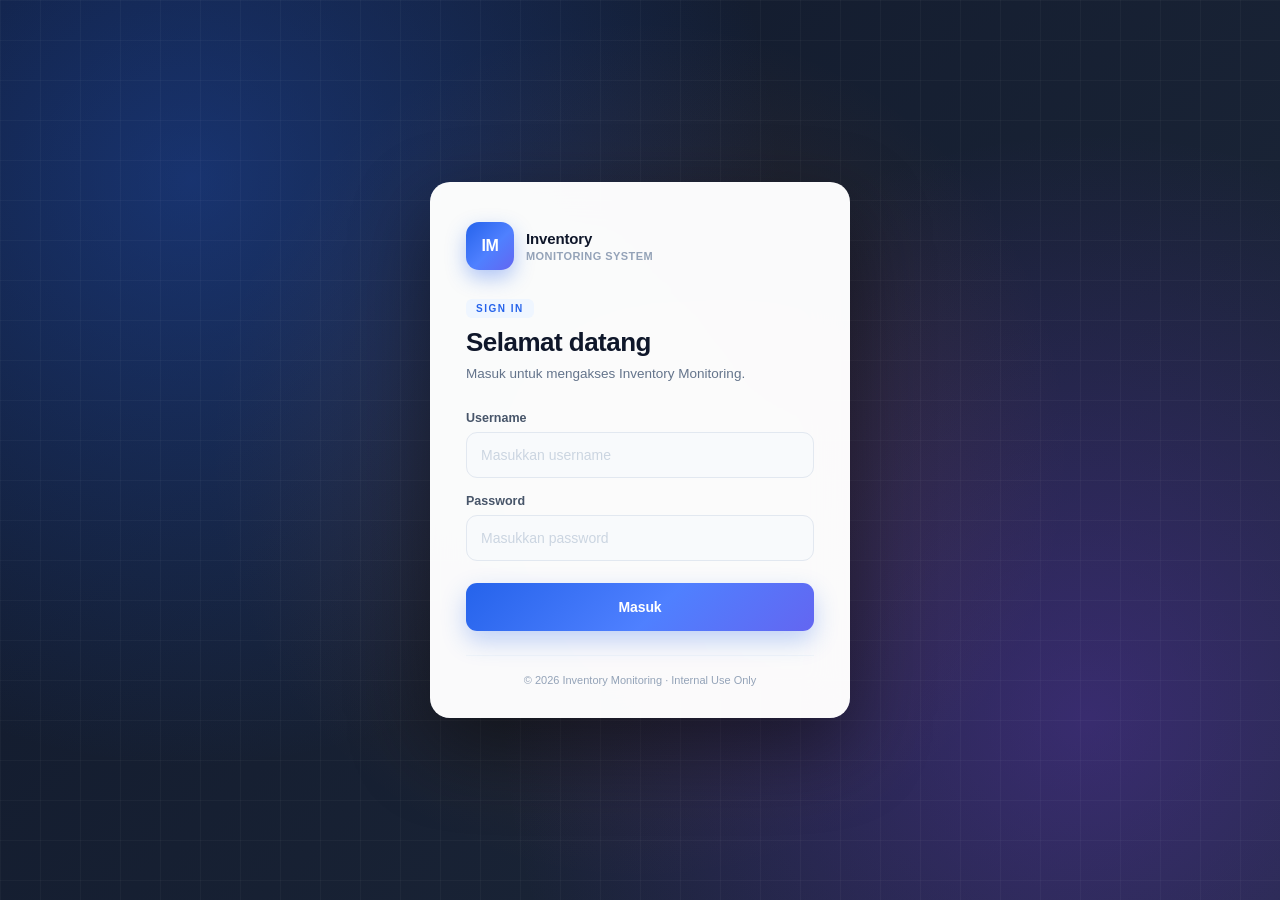
<file: Magang3_Revisi_FOT_FOC_NonSFP_CRUD/index.html>
<!DOCTYPE html>
<html lang="id">
<head>
  <meta charset="UTF-8">
  <meta name="viewport" content="width=device-width, initial-scale=1.0">
  <title>Inventory Monitoring — Admin</title>
  <style>
    /* ============================================================
       FONTS
       ============================================================ */
    @import url('https://fonts.googleapis.com/css2?family=Inter:wght@400;500;600;700;800;900&family=JetBrains+Mono:wght@500;700&display=swap');

    /* ============================================================
       ROOT VARIABLES
       ============================================================ */
    :root {
      --bg: #f4f6fb;
      --bg-alt: #eef1f8;
      --surface: #ffffff;
      --surface-soft: #fafbfe;
      --text: #0f172a;
      --text-soft: #334155;
      --muted: #7c8799;
      --muted-light: #9aa5b8;
      --line: #e8ecf4;
      --line-soft: #f1f4f9;

      --primary: #2563eb;
      --primary-dark: #1d4ed8;
      --primary-soft: #eff6ff;
      --primary-glow: rgba(37, 99, 235, .18);

      --accent: #6366f1;
      --success: #16a34a;
      --success-soft: #f0fdf4;
      --warning: #d97706;
      --warning-soft: #fffbeb;
      --danger: #dc2626;
      --danger-soft: #fef2f2;
      --orange: #ea7317;
      --orange-soft: #fff3e8;
      --purple: #8b5cf6;
      --purple-soft: #faf5ff;

      --shadow-xs: 0 1px 2px rgba(15, 23, 42, .04);
      --shadow-sm: 0 2px 8px rgba(15, 23, 42, .05), 0 1px 2px rgba(15, 23, 42, .03);
      --shadow-md: 0 8px 24px rgba(15, 23, 42, .06), 0 2px 6px rgba(15, 23, 42, .04);
      --shadow-lg: 0 20px 50px rgba(15, 23, 42, .10), 0 8px 16px rgba(15, 23, 42, .05);
      --shadow-xl: 0 30px 80px rgba(15, 23, 42, .18);

      --radius-sm: 8px;
      --radius: 12px;
      --radius-lg: 16px;
      --radius-xl: 20px;
      --radius-2xl: 24px;

      --sidebar-w: 230px;
    }

    /* ============================================================
       BASE
       ============================================================ */
    *, *::before, *::after { box-sizing: border-box; margin: 0; padding: 0; }
    html { scroll-behavior: smooth; }
    body {
      font-family: 'Inter', ui-sans-serif, system-ui, -apple-system, BlinkMacSystemFont, 'Segoe UI', sans-serif;
      background: var(--bg);
      background-image:
        radial-gradient(1200px 600px at 100% -10%, rgba(37, 99, 235, .06), transparent 60%),
        radial-gradient(900px 500px at -10% 10%, rgba(99, 102, 241, .05), transparent 55%);
      background-attachment: fixed;
      color: var(--text);
      line-height: 1.5;
      -webkit-font-smoothing: antialiased;
      -moz-osx-font-smoothing: grayscale;
    }
    button, input, select, textarea { font: inherit; color: inherit; }
    button { cursor: pointer; }
    a { color: var(--primary); text-decoration: none; }
    a:hover { color: var(--primary-dark); }

    ::-webkit-scrollbar { width: 10px; height: 10px; }
    ::-webkit-scrollbar-track { background: transparent; }
    ::-webkit-scrollbar-thumb { background: #d5dceb; border-radius: 100px; border: 2px solid var(--bg); }
    ::-webkit-scrollbar-thumb:hover { background: #b8c3d6; }

    /* ============================================================
       ROLE-BASED ACCESS CONTROL
       ============================================================ */
    body[data-role="user"] .admin-only { display: none !important; }

    body[data-role="user"] #page-internal,
    body[data-role="user"] #page-external,
    body[data-role="user"] #page-history-internal,
    body[data-role="user"] #page-history-external {
      display: none !important;
    }

    .user-view-banner {
      display: none;
      align-items: center;
      gap: 10px;
      padding: 12px 18px;
      margin-bottom: 20px;
      background: linear-gradient(135deg, #fef3c7 0%, #fde68a 100%);
      border: 1px solid #fcd34d;
      border-radius: var(--radius);
      color: #92400e;
      font-size: 12.5px;
      font-weight: 600;
      box-shadow: var(--shadow-xs);
    }
    .user-view-banner::before { content: '👁'; font-size: 18px; }
    body[data-role="user"] .user-view-banner { display: flex; }

    /* ============================================================
       APP SHELL
       ============================================================ */
    .app-shell { min-height: 100vh; display: flex; }

    /* ============================================================
       SIDEBAR
       ============================================================ */
    .sidebar {
      width: var(--sidebar-w);
      background: linear-gradient(180deg, #ffffff 0%, #fcfdff 100%);
      border-right: 1px solid var(--line);
      padding: 20px 14px;
      display: flex;
      flex-direction: column;
      position: fixed;
      inset: 0 auto 0 0;
      z-index: 100;
      transition: transform .3s cubic-bezier(.22, 1, .36, 1);
    }

    .brand {
      display: flex;
      align-items: center;
      gap: 10px;
      padding: 2px 4px 16px;
      border-bottom: 1px solid var(--line);
    }
    .brand-mark {
      width: 38px; height: 38px;
      border-radius: 11px;
      display: grid; place-items: center;
      background: linear-gradient(135deg, #3b82f6 0%, #2563eb 50%, #6366f1 100%);
      color: #fff;
      font-weight: 800;
      font-size: 13px;
      box-shadow: 0 6px 16px rgba(37, 99, 235, .30), inset 0 1px 0 rgba(255,255,255,.25);
      flex-shrink: 0;
      position: relative;
      overflow: hidden;
    }
    .brand-mark::after {
      content: '';
      position: absolute; inset: 0;
      background: radial-gradient(circle at 30% 20%, rgba(255,255,255,.35), transparent 55%);
    }
    .brand strong, .brand span { display: block; }
    .brand strong { font-size: 13.5px; font-weight: 800; letter-spacing: -.015em; color: var(--text); }
    .brand span { color: var(--muted); font-size: 10.5px; font-weight: 500; margin-top: 1px; }

    .nav {
      margin-top: 18px;
      display: grid;
      grid-template-columns: 1fr;
      gap: 4px;
      flex: 1;
      align-content: start;
      overflow-y: auto;
    }
    .nav-item {
      border: 0;
      background: transparent;
      color: #64748b;
      padding: 10px 12px;
      border-radius: 9px;
      text-align: left;
      font-weight: 600;
      font-size: 12.5px;
      display: flex;
      align-items: center;
      gap: 9px;
      transition: all .18s cubic-bezier(.22, 1, .36, 1);
      position: relative;
    }
    .nav-item span {
      width: 20px;
      display: inline-grid;
      place-items: center;
      font-size: 14px;
      opacity: .8;
      transition: transform .2s ease;
    }
    .nav-item:hover { background: var(--bg-alt); color: var(--text); }
    .nav-item:hover span { transform: scale(1.1); }
    .nav-item.active {
      background: linear-gradient(135deg, #eff6ff 0%, #e0e7ff 100%);
      color: var(--primary);
      box-shadow: 0 4px 12px rgba(37, 99, 235, .12), inset 0 1px 0 rgba(255,255,255,.8);
    }
    .nav-item.active span { opacity: 1; }
    .nav-item.active::before {
      content: '';
      position: absolute;
      left: -14px;
      top: 50%;
      transform: translateY(-50%);
      width: 3px;
      height: 18px;
      border-radius: 0 4px 4px 0;
      background: var(--primary);
    }

    .nav-divider {
      height: 1px;
      background: var(--line);
      margin: 8px 4px;
    }

    .sidebar-bottom {
      margin-top: auto;
      padding-top: 14px;
      border-top: 1px solid var(--line);
      display: grid;
      gap: 8px;
    }
    .role-badge {
      text-align: center;
      padding: 7px;
      border-radius: 8px;
      background: linear-gradient(135deg, #f1f5f9 0%, #e2e8f0 100%);
      color: #475569;
      font-size: 9px;
      letter-spacing: .14em;
      font-weight: 800;
      text-transform: uppercase;
    }
    body[data-role="user"] .role-badge {
      background: linear-gradient(135deg, #fef3c7 0%, #fde68a 100%);
      color: #92400e;
    }
    .logout-btn {
      border: 1px solid var(--line);
      background: #fff;
      color: #64748b;
      padding: 9px;
      border-radius: 9px;
      font-weight: 600;
      font-size: 11.5px;
      transition: all .18s ease;
    }
    .logout-btn:hover { color: var(--danger); border-color: #fecaca; background: var(--danger-soft); }

    /* ============================================================
       MAIN CONTENT
       ============================================================ */
    .main-content {
      margin-left: var(--sidebar-w);
      width: calc(100% - var(--sidebar-w));
      padding: 24px 40px 50px;
      min-height: 100vh;
      display: flex;
      flex-direction: column;
    }

    /* ============================================================
       TOPBAR
       ============================================================ */
    .topbar {
      display: flex;
      align-items: center;
      justify-content: space-between;
      gap: 20px;
      margin-bottom: 28px;
      padding: 12px 0;
    }
    .topbar-left { min-width: 0; display: flex; flex-direction: column; gap: 2px; }
    .eyebrow {
      margin: 0;
      color: var(--primary);
      font-size: 9.5px;
      font-weight: 800;
      letter-spacing: .16em;
      text-transform: uppercase;
    }
    .topbar h1 { margin: 0; font-size: 26px; font-weight: 800; letter-spacing: -.03em; color: var(--text); }
    .topbar-actions { display: flex; align-items: center; gap: 10px; flex-shrink: 0; }
    .menu-toggle {
      display: none;
      width: 40px; height: 40px;
      border: 1px solid var(--line);
      border-radius: 10px;
      background: #fff;
      color: var(--text);
      font-size: 20px;
      align-items: center; justify-content: center;
      flex-shrink: 0;
    }
    .topbar-refresh-btn {
      display: inline-flex;
      align-items: center;
      justify-content: center;
      gap: 8px;
      min-height: 40px;
      padding: 0 16px;
      border: 1px solid var(--line);
      border-radius: 10px;
      background: #fff;
      color: var(--primary);
      font-size: 13px;
      font-weight: 700;
      transition: all .2s cubic-bezier(.22, 1, .36, 1);
      box-shadow: var(--shadow-xs);
    }
    .topbar-refresh-btn:hover:not(:disabled) {
      background: var(--primary-soft);
      border-color: #bfdbfe;
      transform: translateY(-1px);
      box-shadow: 0 4px 12px var(--primary-glow);
    }
    .topbar-refresh-btn:active:not(:disabled) { transform: translateY(0); }
    .topbar-refresh-btn:disabled { opacity: .55; cursor: not-allowed; }
    .refresh-icon { display: inline-flex; font-size: 16px; line-height: 1; }
    .topbar-refresh-btn.is-loading .refresh-icon { animation: inventory-spin .8s linear infinite; }
    @keyframes inventory-spin { to { transform: rotate(360deg); } }

    .updated-state {
      display: flex;
      align-items: center;
      gap: 8px;
      min-height: 40px;
      padding: 0 14px;
      border: 1px solid var(--line);
      border-radius: 10px;
      background: #fff;
      color: var(--muted);
      font-size: 11.5px;
      font-weight: 500;
      white-space: nowrap;
      box-shadow: var(--shadow-xs);
    }
    .status-dot {
      width: 7px; height: 7px;
      border-radius: 50%;
      background: #22c55e;
      box-shadow: 0 0 0 4px rgba(34, 197, 94, .15);
      animation: pulse-dot 2s ease-in-out infinite;
    }
    .status-dot.offline { background: #ef4444; box-shadow: 0 0 0 4px rgba(239, 68, 68, .15); }
    @keyframes pulse-dot {
      0%, 100% { box-shadow: 0 0 0 4px rgba(34, 197, 94, .15); }
      50% { box-shadow: 0 0 0 6px rgba(34, 197, 94, .06); }
    }

    .profile { display: flex; align-items: center; gap: 10px; padding-left: 14px; border-left: 1px solid var(--line); }
    .profile strong { display: block; font-size: 13px; font-weight: 700; color: var(--text); }
    .profile span { display: block; color: var(--muted); font-size: 11px; margin-top: 1px; }
    .avatar {
      width: 38px; height: 38px;
      border-radius: 50%;
      background: linear-gradient(135deg, #dbeafe 0%, #c7d2fe 100%);
      color: var(--primary);
      display: grid; place-items: center;
      font-weight: 800;
      font-size: 14px;
      flex-shrink: 0;
      box-shadow: inset 0 0 0 2px #fff, 0 2px 8px rgba(37, 99, 235, .12);
    }
    body[data-role="user"] .avatar {
      background: linear-gradient(135deg, #fef3c7 0%, #fde68a 100%);
      color: #92400e;
    }

    /* ============================================================
       PAGE
       ============================================================ */
    .page { display: none; animation: pageIn .35s cubic-bezier(.22, 1, .36, 1); }
    .page.active-page { display: block; }
    @keyframes pageIn { from { opacity: 0; transform: translateY(6px); } to { opacity: 1; transform: translateY(0); } }

    /* ============================================================
       SECTION HEADING
       ============================================================ */
    .section-heading {
      display: flex;
      justify-content: space-between;
      align-items: flex-end;
      gap: 20px;
      margin-bottom: 22px;
      flex-wrap: wrap;
    }
    .section-heading .eyebrow { margin-bottom: 6px; }
    .section-heading h2 { margin: 0 0 6px; font-size: 24px; font-weight: 800; letter-spacing: -.03em; color: var(--text); }
    .section-heading p:not(.eyebrow) { color: var(--muted); margin: 0; font-size: 13px; max-width: 520px; line-height: 1.6; }

    /* ============================================================
       DATA STATUS PILL
       ============================================================ */
    .data-status {
      display: inline-flex;
      align-items: center;
      gap: 6px;
      background: #fff;
      color: var(--muted);
      border: 1px solid var(--line);
      padding: 8px 14px;
      border-radius: 100px;
      font-size: 11px;
      font-weight: 700;
      box-shadow: var(--shadow-xs);
      white-space: nowrap;
    }
    .data-status::before {
      content: '';
      width: 6px; height: 6px;
      border-radius: 50%;
      background: #eab308;
      box-shadow: 0 0 0 3px rgba(234, 179, 8, .15);
    }

    /* ============================================================
       FILTER PANEL
       ============================================================ */
    .location-filter-panel {
      display: flex;
      align-items: center;
      justify-content: space-between;
      gap: 24px;
      padding: 18px 22px;
      margin-bottom: 20px;
      background: #fff;
      border: 1px solid var(--line);
      border-radius: var(--radius-lg);
      box-shadow: var(--shadow-sm);
      flex-wrap: wrap;
    }
    .location-filter-panel .label {
      display: block;
      font-size: 9.5px;
      font-weight: 800;
      letter-spacing: .12em;
      color: var(--muted);
      margin-bottom: 5px;
      text-transform: uppercase;
    }
    .location-filter-panel h3 { margin: 0 0 4px; font-size: 15px; font-weight: 700; color: var(--text); letter-spacing: -.01em; }
    .filter-description { margin: 0; color: var(--muted); font-size: 12px; }
    .filter-right {
      display: flex;
      align-items: center;
      gap: 16px;
      flex-wrap: wrap;
    }

    .location-filter-panel select {
      min-width: 240px;
      min-height: 42px;
      padding: 0 40px 0 14px;
      border: 1.5px solid var(--line);
      border-radius: 10px;
      background: #fff;
      color: var(--text);
      font-size: 13px;
      font-weight: 600;
      outline: none;
      cursor: pointer;
      appearance: none;
      background-image: url("data:image/svg+xml,%3Csvg xmlns='http://www.w3.org/2000/svg' width='12' height='12' viewBox='0 0 24 24' fill='none' stroke='%237c8799' stroke-width='2.5' stroke-linecap='round' stroke-linejoin='round'%3E%3Cpolyline points='6 9 12 15 18 9'/%3E%3C/svg%3E");
      background-repeat: no-repeat;
      background-position: right 14px center;
      transition: all .2s ease;
      box-shadow: var(--shadow-xs);
    }
    .location-filter-panel select:hover { border-color: #cbd5e1; }
    .location-filter-panel select:focus { border-color: var(--primary); box-shadow: 0 0 0 4px var(--primary-glow); }

    /* ============================================================
       SUMMARY CARDS
       ============================================================ */
    .summary-grid { display: grid; grid-template-columns: repeat(4, 1fr); gap: 14px; margin-bottom: 20px; }
    .summary-card {
      position: relative;
      overflow: hidden;
      background: #fff;
      border: 1px solid var(--line);
      border-radius: var(--radius-lg);
      padding: 20px 20px 18px;
      box-shadow: var(--shadow-sm);
      transition: all .25s cubic-bezier(.22, 1, .36, 1);
    }
    .summary-card:hover { transform: translateY(-2px); box-shadow: var(--shadow-md); border-color: #dbe3ee; }
    .summary-card::before {
      content: '';
      position: absolute;
      left: 0; right: 0; top: 0;
      height: 3px;
      background: linear-gradient(90deg, #3b82f6, #6366f1);
    }
    .summary-card:nth-child(2)::before { background: linear-gradient(90deg, #22c55e, #16a34a); }
    .summary-card:nth-child(3)::before { background: linear-gradient(90deg, #f59e0b, #d97706); }
    .summary-card:nth-child(4)::before { background: linear-gradient(90deg, #a855f7, #8b5cf6); }
    .summary-card::after {
      content: '';
      position: absolute;
      width: 100px; height: 100px;
      border-radius: 50%;
      right: -40px; bottom: -45px;
      background: radial-gradient(circle at 30% 30%, #f1f5f9, #e2e8f0);
      opacity: .6;
    }
    .summary-card span {
      display: block;
      color: var(--muted);
      font-size: 10px;
      font-weight: 800;
      letter-spacing: .12em;
      text-transform: uppercase;
      position: relative;
      z-index: 1;
    }
    .summary-card strong {
      display: block;
      font-size: 30px;
      font-weight: 800;
      letter-spacing: -.035em;
      color: var(--text);
      margin: 10px 0 6px;
      line-height: 1;
      position: relative;
      z-index: 1;
    }
    .summary-card small { display: block; color: var(--muted); font-size: 11px; font-weight: 500; position: relative; z-index: 1; }

    /* ============================================================
       CATEGORY CARDS
       ============================================================ */
    .category-grid { display: grid; grid-template-columns: repeat(3, 1fr); gap: 14px; margin-bottom: 20px; }
    .category-card {
      padding: 20px;
      background: #fff;
      border: 1px solid var(--line);
      border-radius: var(--radius-lg);
      box-shadow: var(--shadow-sm);
      transition: all .25s cubic-bezier(.22, 1, .36, 1);
      position: relative;
      overflow: hidden;
    }
    .category-card:hover { transform: translateY(-2px); box-shadow: var(--shadow-md); }
    .category-card:nth-child(1) { background: linear-gradient(160deg, #ffffff 0%, #fef2f2 130%); }
    .category-card:nth-child(2) { background: linear-gradient(160deg, #ffffff 0%, #fffbeb 130%); }
    .category-card:nth-child(3) { background: linear-gradient(160deg, #ffffff 0%, #faf5ff 130%); }
    .card-header { display: flex; justify-content: space-between; align-items: flex-start; gap: 12px; }
    .label { color: var(--muted); font-size: 9.5px; font-weight: 800; letter-spacing: .14em; text-transform: uppercase; }
    .category-card h3 { margin: 6px 0 0; font-size: 17px; font-weight: 800; letter-spacing: -.02em; color: var(--text); }
    .category-icon { width: 38px; height: 38px; border-radius: 11px; display: grid; place-items: center; font-weight: 800; font-size: 15px; flex-shrink: 0; }
    .category-card:nth-child(1) .category-icon { background: linear-gradient(135deg, #fee2e2, #fecaca); color: #dc2626; }
    .category-card:nth-child(2) .category-icon { background: linear-gradient(135deg, #fef3c7, #fde68a); color: #d97706; }
    .category-card:nth-child(3) .category-icon { background: linear-gradient(135deg, #f3e8ff, #e9d5ff); color: #7c3aed; }
    .category-value { font-size: 32px; font-weight: 800; letter-spacing: -.04em; margin-top: 22px; line-height: 1; color: var(--text); }
    .category-card p { color: var(--muted); font-size: 11px; margin: 6px 0 0; font-weight: 500; }

    /* ============================================================
       STOCK PANEL / TABLE
       ============================================================ */
    .stock-panel {
      background: #fff;
      border: 1px solid var(--line);
      border-radius: var(--radius-lg);
      box-shadow: var(--shadow-sm);
      overflow: hidden;
    }
    .panel-header {
      padding: 20px 22px;
      display: flex;
      align-items: flex-end;
      justify-content: space-between;
      gap: 20px;
      border-bottom: 1px solid var(--line-soft);
      flex-wrap: wrap;
    }
    .panel-header .label { display: block; margin-bottom: 5px; }
    .panel-header h3 { margin: 0; font-size: 17px; font-weight: 800; letter-spacing: -.02em; color: var(--text); }

    .filters { display: flex; gap: 8px; align-items: center; flex-wrap: wrap; }
    .filters input, .filters select {
      border: 1.5px solid var(--line);
      border-radius: 10px;
      padding: 10px 14px;
      background: #fff;
      outline: none;
      min-width: 220px;
      font-size: 12.5px;
      font-weight: 500;
      transition: all .2s ease;
      box-shadow: var(--shadow-xs);
    }
    .filters input::placeholder { color: var(--muted-light); }
    .filters input:hover, .filters select:hover { border-color: #cbd5e1; }
    .filters input:focus, .filters select:focus { border-color: var(--primary); box-shadow: 0 0 0 4px var(--primary-glow); }
    .filters input[type="search"] {
      padding-left: 38px;
      background-image: url("data:image/svg+xml,%3Csvg xmlns='http://www.w3.org/2000/svg' width='15' height='15' viewBox='0 0 24 24' fill='none' stroke='%239aa5b8' stroke-width='2.2' stroke-linecap='round' stroke-linejoin='round'%3E%3Ccircle cx='11' cy='11' r='8'/%3E%3Cline x1='21' y1='21' x2='16.65' y2='16.65'/%3E%3C/svg%3E");
      background-repeat: no-repeat;
      background-position: 12px center;
    }

    .table-wrap { overflow-x: auto; }
    table { width: 100%; border-collapse: collapse; font-size: 12.5px; }
    .stock-panel table { min-width: 1050px; }
    th, td { padding: 14px 16px; text-align: left; border-bottom: 1px solid var(--line-soft); white-space: nowrap; vertical-align: middle; }
    th {
      color: var(--muted);
      font-size: 9.5px;
      letter-spacing: .1em;
      text-transform: uppercase;
      background: #fafbfd;
      font-weight: 800;
      position: sticky;
      top: 0;
      z-index: 1;
    }
    td { color: var(--text-soft); font-weight: 500; }
    tbody tr { transition: background .15s ease; }
    tbody tr:hover { background: #fafbfd; }
    tbody tr:last-child td { border-bottom: none; }
    .empty-row { text-align: center; color: var(--muted); padding: 50px 20px !important; font-size: 13px; font-weight: 500; }
    .stock-panel th:first-child, .stock-panel td:first-child { width: 50px; text-align: center; }

    /* ============================================================
       HISTORY TABLE + STATUS BADGE (v26)
       ============================================================ */
    .history-table { min-width: 1400px; }
    .history-pa {
      display: inline-flex;
      align-items: center;
      padding: 3px 10px;
      background: linear-gradient(135deg, #eff6ff, #dbeafe);
      color: #1e40af;
      border: 1px solid #bfdbfe;
      border-radius: 100px;
      font-size: 10.5px;
      font-weight: 700;
      font-family: 'JetBrains Mono', monospace;
    }
    .history-pakai {
      display: inline-flex;
      align-items: center;
      gap: 4px;
      color: #dc2626;
      font-weight: 800;
      font-size: 12.5px;
    }

    /* 🆕 STATUS DOKUMEN BADGE */
    .status-badge {
      display: inline-flex;
      align-items: center;
      padding: 4px 12px;
      border-radius: 100px;
      font-size: 10.5px;
      font-weight: 800;
      letter-spacing: .03em;
      white-space: nowrap;
    }
    .status-badge.status-belum {
      background: linear-gradient(135deg, #fef3c7, #fde68a);
      color: #92400e;
      border: 1px solid #fcd34d;
    }
    .status-badge.status-gi {
      background: linear-gradient(135deg, #dbeafe, #bfdbfe);
      color: #1e40af;
      border: 1px solid #93c5fd;
    }
    .status-badge.status-selesai {
      background: linear-gradient(135deg, #dcfce7, #bbf7d0);
      color: #166534;
      border: 1px solid #86efac;
    }

    .sn-badge {
      display: inline-flex;
      align-items: center;
      gap: 4px;
      padding: 3px 10px;
      background: linear-gradient(135deg, #f0fdf4, #dcfce7);
      color: #166534;
      border: 1px solid #bbf7d0;
      border-radius: 100px;
      font-size: 10.5px;
      font-weight: 800;
    }
    .sn-badge.none { background: #f8fafc; color: #94a3b8; border-color: var(--line); }

    .warn-badge {
      display: inline-flex;
      align-items: center;
      gap: 5px;
      padding: 4px 11px;
      border-radius: 100px;
      font-size: 9.5px;
      font-weight: 800;
      letter-spacing: .08em;
      text-transform: uppercase;
    }
    .warn-badge::before { content: '●'; font-size: 7px; line-height: 1; }
    .warn-badge.warn-empty { background: linear-gradient(135deg, #fef2f2, #fee2e2); color: #b91c1c; border: 1px solid #fecaca; }
    .warn-badge.warn-low { background: linear-gradient(135deg, #fffbeb, #fef3c7); color: #b45309; border: 1px solid #fde68a; }
    .min-hint { display: block; font-size: 9.5px; color: var(--muted); font-weight: 600; margin-top: 3px; letter-spacing: .02em; }

    tbody tr.row-empty { background: linear-gradient(90deg, #fef2f2 0%, #fff5f5 100%); box-shadow: inset 3px 0 0 #dc2626; }
    tbody tr.row-empty:hover { background: linear-gradient(90deg, #fee2e2 0%, #fef2f2 100%); }
    tbody tr.row-low { background: linear-gradient(90deg, #fffbeb 0%, #fffdf5 100%); box-shadow: inset 3px 0 0 #d97706; }
    tbody tr.row-low:hover { background: linear-gradient(90deg, #fef3c7 0%, #fffbeb 100%); }

    /* ============================================================
       BUTTONS
       ============================================================ */
    .detail-btn {
      display: inline-flex;
      align-items: center;
      justify-content: center;
      gap: 6px;
      min-width: 76px;
      height: 34px;
      padding: 0 14px;
      border: 1.5px solid #bfdbfe;
      border-radius: 9px;
      background: linear-gradient(135deg, #eff6ff 0%, #dbeafe 100%);
      color: var(--primary);
      font-size: 12px;
      font-weight: 700;
      transition: all .2s cubic-bezier(.22, 1, .36, 1);
      box-shadow: var(--shadow-xs);
    }
    .detail-btn:hover {
      background: linear-gradient(135deg, #2563eb 0%, #4f80ff 100%);
      border-color: var(--primary);
      color: #fff;
      transform: translateY(-1px);
      box-shadow: 0 6px 16px var(--primary-glow);
    }
    .detail-btn:active { transform: translateY(0); }

    .add-row-btn {
      display: inline-flex;
      align-items: center;
      justify-content: center;
      width: 34px; height: 34px;
      margin-left: 8px;
      padding: 0;
      border: none;
      border-radius: 9px;
      background: linear-gradient(135deg, #16a34a 0%, #22c55e 50%, #4ade80 100%);
      color: #fff;
      font-size: 20px;
      font-weight: 700;
      line-height: 1;
      transition: all .22s cubic-bezier(.22, 1, .36, 1);
      box-shadow: 0 3px 10px rgba(22, 163, 74, .3);
      position: relative;
      overflow: hidden;
    }
    .add-row-btn::before {
      content: '';
      position: absolute;
      top: 0; left: -100%;
      width: 100%; height: 100%;
      background: linear-gradient(90deg, transparent, rgba(255,255,255,.4), transparent);
      transition: left .6s ease;
    }
    .add-row-btn:hover { transform: translateY(-2px) scale(1.05); box-shadow: 0 8px 20px rgba(22, 163, 74, .45); }
    .add-row-btn:hover::before { left: 100%; }
    .add-row-btn:active { transform: translateY(0) scale(.98); }

    .primary-btn {
      width: 100%;
      border: 0;
      border-radius: 10px;
      padding: 13px;
      background: linear-gradient(135deg, #2563eb 0%, #4f80ff 50%, #6366f1 100%);
      color: #fff;
      font-weight: 700;
      font-size: 13.5px;
      box-shadow: 0 6px 18px rgba(37, 99, 235, .28);
      transition: all .22s ease;
    }
    .primary-btn:hover { filter: brightness(1.05); transform: translateY(-1px); box-shadow: 0 10px 24px rgba(37, 99, 235, .35); }
    .primary-btn:active { transform: translateY(0); }

    .detail-action-btn, .modal-primary-btn {
      border: 1px solid #d8e3f3;
      background: #f6f9ff;
      color: var(--primary);
      min-height: 34px;
      padding: 0 12px;
      border-radius: 8px;
      font-size: 11px;
      font-weight: 700;
      transition: all .15s ease;
    }
    .detail-action-btn:hover { background: #edf4ff; border-color: #bfdbfe; }
    .detail-edit-btn { background: #edf5ff; border-color: #cadcff; color: #1f61d8; }
    .detail-delete-btn { background: #fff4f4; border-color: #f1cccc; color: #c23d3d; }
    .detail-delete-btn:hover { background: #fee2e2; }
    .detail-decrease-btn { background: #f3f8ff; border-color: #cfe0f8; color: #275fb8; }

    /* ============================================================
       MODAL
       ============================================================ */
    .modal-overlay, #detailModal, .detail-overlay {
      position: fixed;
      inset: 0;
      z-index: 1000;
      display: none;
      align-items: center;
      justify-content: center;
      padding: 22px;
      background: rgba(15, 23, 42, .55);
      backdrop-filter: blur(8px);
      -webkit-backdrop-filter: blur(8px);
    }
    .modal-overlay.show, #detailModal.show, .detail-overlay.show { display: flex; animation: fadeIn .22s ease; }
    @keyframes fadeIn { from { opacity: 0; } to { opacity: 1; } }
    .modal-box {
      width: min(880px, 100%);
      max-height: min(90vh, 900px);
      overflow: auto;
      background: #fff;
      border: 1px solid var(--line);
      border-radius: var(--radius-2xl);
      box-shadow: var(--shadow-xl);
      padding: 28px;
      animation: modalSlideUp .3s cubic-bezier(.22, 1, .36, 1);
    }
    @keyframes modalSlideUp {
      from { opacity: 0; transform: translateY(24px) scale(.98); }
      to { opacity: 1; transform: translateY(0) scale(1); }
    }

    .detail-header { display: flex; align-items: flex-start; justify-content: space-between; gap: 16px; margin-bottom: 22px; }
    .detail-label { display: block; color: var(--muted); font-size: 9.5px; font-weight: 800; letter-spacing: .12em; text-transform: uppercase; }
    .detail-header h3 { margin: 6px 0 0; color: var(--text); font-size: 20px; font-weight: 800; letter-spacing: -.025em; word-break: break-word; }
    .modal-close {
      border: 0;
      background: #f5f7fb;
      color: #6e7c8f;
      width: 36px; height: 36px;
      border-radius: 10px;
      font-size: 20px;
      line-height: 1;
      transition: all .15s ease;
      flex-shrink: 0;
    }
    .modal-close:hover { background: #eef2f7; color: var(--text); transform: rotate(90deg); }

    .detail-grid { display: grid; grid-template-columns: repeat(2, minmax(0, 1fr)); gap: 12px; }
    .detail-item {
      display: grid;
      gap: 6px;
      padding: 14px;
      border: 1px solid var(--line-soft);
      border-radius: var(--radius);
      background: var(--surface-soft);
    }
    .detail-item span { color: var(--muted); font-size: 10px; font-weight: 700; letter-spacing: .04em; text-transform: uppercase; }
    .detail-item strong { color: var(--text-soft); font-size: 13px; font-weight: 600; word-break: break-word; white-space: pre-wrap; }
    .detail-item input, .detail-item select {
      width: 100%;
      min-height: 38px;
      border: 1.5px solid #dce4ed;
      border-radius: 9px;
      padding: 0 12px;
      background: #fff;
      color: var(--text);
      outline: none;
      font-size: 12.5px;
      font-weight: 500;
      transition: all .2s ease;
    }
    .detail-item input:focus, .detail-item select:focus { border-color: var(--primary); box-shadow: 0 0 0 4px var(--primary-glow); }
    .detail-wide { grid-column: 1 / -1; }
    .detail-source-row { min-height: 52px; }

    .modal-warn {
      padding: 14px 18px;
      border-radius: var(--radius);
      font-size: 13px;
      font-weight: 500;
      margin-bottom: 18px;
      line-height: 1.55;
      display: flex;
      align-items: center;
      gap: 10px;
    }
    .modal-warn strong { font-weight: 800; }
    .modal-warn.modal-warn-empty {
      background: linear-gradient(135deg, #fef2f2 0%, #fee2e2 100%);
      border: 1px solid #fecaca;
      color: #7f1d1d;
      box-shadow: inset 4px 0 0 #dc2626;
    }
    .modal-warn.modal-warn-low {
      background: linear-gradient(135deg, #fffbeb 0%, #fef3c7 100%);
      border: 1px solid #fde68a;
      color: #78350f;
      box-shadow: inset 4px 0 0 #d97706;
    }

    .serial-section { margin-top: 22px; }
    .serial-section-header { display: flex; align-items: center; justify-content: space-between; gap: 15px; margin-bottom: 10px; }
    .serial-section-header h4 { margin: 4px 0 0; color: var(--text-soft); font-size: 14px; font-weight: 700; }
    .serial-count { padding: 6px 10px; border-radius: 8px; background: var(--primary-soft); color: var(--primary); font-size: 10.5px; font-weight: 800; letter-spacing: .02em; }
    .serial-list { display: grid; gap: 8px; max-height: 280px; overflow: auto; }
    .serial-row {
      display: grid;
      grid-template-columns: 28px minmax(0, 1fr);
      gap: 10px;
      align-items: center;
      padding: 10px 12px;
      border: 1px solid var(--line-soft);
      border-radius: 10px;
      background: #fff;
      transition: all .15s ease;
    }
    .serial-row:hover { border-color: #dbe3ee; background: #fafbfd; }
    .serial-row span {
      width: 24px; height: 24px;
      display: grid; place-items: center;
      border-radius: 7px;
      background: var(--bg-alt);
      color: var(--muted);
      font-size: 10px;
      font-weight: 800;
    }
    .serial-row strong { color: var(--text-soft); font-family: 'JetBrains Mono', monospace; font-size: 11.5px; font-weight: 600; word-break: break-all; }
    .no-serial { color: var(--muted); font-size: 12px; padding: 14px 0; text-align: center; }

    .error-box {
      display: grid;
      gap: 12px;
      padding: 22px;
      border-radius: var(--radius-lg);
      border: 1px solid #fecaca;
      background: linear-gradient(135deg, #fff7f7, #fef2f2);
      text-align: center;
    }
    .error-icon { font-size: 32px; }
    .error-box h3 { margin: 0; font-size: 18px; font-weight: 800; color: #991b1b; }
    .error-box p { margin: 0; color: #7f1d1d; font-size: 13px; line-height: 1.6; }

    .external-disabled { opacity: .75; }

    .sidebar-overlay { display: none; position: fixed; inset: 0; background: rgba(15, 23, 42, .5); z-index: 90; backdrop-filter: blur(2px); }
    .sidebar-overlay.show { display: block; }

    /* ============================================================
       TOAST
       ============================================================ */
    #toast {
      position: fixed;
      top: 24px;
      right: 24px;
      z-index: 10000;
      min-width: 280px;
      max-width: 380px;
      padding: 14px 18px;
      border-radius: var(--radius);
      background: #fff;
      border: 1px solid var(--line);
      box-shadow: var(--shadow-lg);
      font-size: 13px;
      font-weight: 600;
      color: var(--text);
      transition: all .35s cubic-bezier(.22, 1, .36, 1);
      opacity: 0;
      transform: translateX(30px);
      pointer-events: none;
    }
    #toast.show { opacity: 1; transform: translateX(0); }

    /* ============================================================
       DASHBOARD
       ============================================================ */
    .dash-wrap { width: 100%; margin: 0 auto; }
    .dash-grid { 
      display: grid; 
      grid-template-columns: 1fr 1fr; 
      gap: 24px;
      align-items: stretch; 
    }
    .dash-col {
      background: #fff;
      border: 1px solid var(--line);
      border-radius: var(--radius-xl);
      overflow: hidden;
      box-shadow: var(--shadow-sm);
      display: flex;
      flex-direction: column;
      min-height: 0;
    }
    .dash-banner { position: relative; padding: 28px 30px; overflow: hidden; flex-shrink: 0; }
    .dash-banner-bg { position: absolute; inset: 0; z-index: 0; }
    .dash-banner-bg::before {
      content: '';
      position: absolute; inset: 0;
      background-image:
        radial-gradient(circle at 90% 20%, rgba(255,255,255,.4), transparent 45%),
        radial-gradient(circle at 10% 100%, rgba(255,255,255,.25), transparent 40%);
    }
    .dash-banner-bg::after {
      content: '';
      position: absolute; top: -40px; right: -40px;
      width: 180px; height: 180px;
      border-radius: 50%;
      background: rgba(255,255,255,.14);
    }
    .dash-col--internal .dash-banner-bg { background: linear-gradient(120deg, #2563eb 0%, #4f80ff 55%, #6366f1 100%); }
    .dash-col--external .dash-banner-bg { background: linear-gradient(120deg, #ea7317 0%, #f59e0b 55%, #fbbf24 100%); }
    .dash-banner-content { position: relative; z-index: 1; display: flex; align-items: center; gap: 16px; color: #fff; }
    .dash-banner-icon {
      width: 52px; height: 52px;
      border-radius: 14px;
      background: rgba(255,255,255,.22);
      backdrop-filter: blur(8px);
      border: 1px solid rgba(255,255,255,.35);
      display: flex; align-items: center; justify-content: center;
      flex-shrink: 0;
    }
    .dash-banner-text { flex: 1; min-width: 0; }
    .dash-banner-text h2 { font-size: 22px; font-weight: 800; letter-spacing: -.02em; margin: 0 0 4px; }
    .dash-banner-text p { font-size: 12.5px; font-weight: 500; opacity: .92; margin: 0; }

    .dash-filter-row { padding: 20px 26px 6px; flex-shrink: 0; }
    .dash-filter-label { display: block; font-size: 10px; font-weight: 800; color: var(--text-soft); margin-bottom: 8px; letter-spacing: .08em; text-transform: uppercase; }
    .dash-filter {
      display: flex; align-items: center; gap: 10px;
      padding: 11px 14px;
      background: var(--surface-soft);
      border: 1.5px solid var(--line);
      border-radius: 10px;
      transition: all .2s ease;
    }
    .dash-filter:hover { background: #f4f7fb; border-color: #dbe4ee; }
    .dash-filter:focus-within { border-color: var(--primary); box-shadow: 0 0 0 4px var(--primary-glow); }
    .dash-filter svg { color: var(--muted); flex-shrink: 0; }
    .dash-filter select { flex: 1; border: none; background: transparent; font: inherit; font-size: 13px; font-weight: 600; color: var(--text); outline: none; cursor: pointer; }
    .dash-filter-count {
      font-size: 10.5px; font-weight: 800;
      color: var(--primary); background: var(--primary-soft);
      padding: 4px 10px; border-radius: 100px; white-space: nowrap;
    }
    .dash-col--external .dash-filter-count { color: var(--orange); background: var(--orange-soft); }

    .dash-stats { display: grid; grid-template-columns: repeat(4, 1fr); gap: 12px; padding: 16px 26px 0; flex-shrink: 0; }
    .dash-stat { display: flex; align-items: flex-start; gap: 10px; padding: 14px; border-radius: 12px; border: 1px solid; transition: all .18s ease; }
    .dash-stat:hover { transform: translateY(-2px); box-shadow: var(--shadow-md); }
    .dash-stat--blue { background: linear-gradient(160deg, #eff6ff, #dbeafe); border-color: #dbeafe; }
    .dash-stat--green { background: linear-gradient(160deg, #f0fdf4, #dcfce7); border-color: #dcfce7; }
    .dash-stat--amber { background: linear-gradient(160deg, #fffbeb, #fef3c7); border-color: #fef3c7; }
    .dash-stat--purple { background: linear-gradient(160deg, #faf5ff, #f3e8ff); border-color: #f3e8ff; }
    .dash-stat-icon { width: 36px; height: 36px; border-radius: 10px; display: flex; align-items: center; justify-content: center; flex-shrink: 0; }
    .dash-stat--blue .dash-stat-icon { background: #dbeafe; color: #2563eb; }
    .dash-stat--green .dash-stat-icon { background: #dcfce7; color: #16a34a; }
    .dash-stat--amber .dash-stat-icon { background: #fef3c7; color: #d97706; }
    .dash-stat--purple .dash-stat-icon { background: #e9d5ff; color: #7c3aed; }
    .dash-stat-body { min-width: 0; flex: 1; }
    .dash-stat-label { font-size: 10px; font-weight: 800; color: #64748b; text-transform: uppercase; letter-spacing: .06em; margin-bottom: 4px; white-space: nowrap; }
    .dash-stat-value { font-size: 22px; font-weight: 800; color: var(--text); line-height: 1.1; letter-spacing: -.025em; margin-bottom: 4px; }
    .dash-stat-sub { font-size: 10.5px; color: var(--muted); font-weight: 500; }

    .dash-cats { display: grid; grid-template-columns: repeat(3, 1fr); gap: 12px; padding: 14px 26px 0; flex-shrink: 0; }
    .dash-cat { display: flex; align-items: flex-start; gap: 10px; padding: 14px; border-radius: 12px; border: 1px solid; transition: all .18s ease; }
    .dash-cat:hover { transform: translateY(-2px); box-shadow: var(--shadow-md); }
    .dash-cat--fot { background: linear-gradient(160deg, #fff, #fef2f2); border-color: #fecaca; }
    .dash-cat--foc { background: linear-gradient(160deg, #fff, #fefce8); border-color: #fde68a; }
    .dash-cat--nonsfp { background: linear-gradient(160deg, #fff, #faf5ff); border-color: #e9d5ff; }
    .dash-cat-icon { width: 36px; height: 36px; border-radius: 10px; display: flex; align-items: center; justify-content: center; font-size: 15px; font-weight: 800; flex-shrink: 0; }
    .dash-cat--fot .dash-cat-icon { background: #fee2e2; color: #dc2626; }
    .dash-cat--foc .dash-cat-icon { background: #fef3c7; color: #d97706; }
    .dash-cat--nonsfp .dash-cat-icon { background: #f3e8ff; color: #7c3aed; }
    .dash-cat-body { min-width: 0; flex: 1; }
    .dash-cat-name { font-size: 10px; font-weight: 800; color: #64748b; text-transform: uppercase; letter-spacing: .06em; margin-bottom: 4px; }
    .dash-cat-value { font-size: 22px; font-weight: 800; color: var(--text); line-height: 1.1; letter-spacing: -.025em; margin-bottom: 4px; }
    .dash-cat-sub { font-size: 10.5px; color: var(--muted); font-weight: 500; }

    .dash-table-section { flex: 1; min-height: 0; display: flex; flex-direction: column; padding: 20px 26px 26px; }
    .dash-table-header { display: flex; justify-content: space-between; align-items: center; margin-bottom: 14px; flex-shrink: 0; }
    .dash-table-header h4 { font-size: 14px; font-weight: 800; color: var(--text); letter-spacing: -.015em; }
    .dash-table-link { font-size: 12px; color: var(--primary); font-weight: 700; cursor: pointer; transition: all .15s ease; }
    .dash-table-link:hover { color: var(--primary-dark); text-decoration: underline; }
    .dash-table-wrap { flex: 1; overflow: auto; border: 1px solid var(--line-soft); border-radius: 12px; min-height: 0; background: #fff; max-height: 550px; }
    
    .dash-table { 
      width: 100%; 
      border-collapse: separate;
      border-spacing: 0;
      font-size: 12px; 
      min-width: 650px;
    }
    .dash-table th { 
      padding: 10px 12px; 
      background: #fafbfd; 
      border-bottom: 1px solid var(--line-soft); 
      color: var(--muted); 
      font-size: 10px; 
      font-weight: 800; 
      text-align: left; 
      text-transform: uppercase; 
      letter-spacing: .06em; 
      white-space: nowrap; 
      position: sticky; 
      top: 0; 
      z-index: 2;
    }
    .dash-table td { 
      padding: 10px 12px; 
      border-bottom: 1px solid var(--line-soft); 
      color: var(--text-soft); 
      font-weight: 500; 
      white-space: nowrap;
      background: #fff;
      transition: background .15s ease;
    }
    .dash-table tbody tr:last-child td { border-bottom: none; }
    .dash-table tbody tr:hover td { background: #fafbfd; }
    
    .dash-table th:first-child, 
    .dash-table td:first-child { 
      position: sticky;
      left: 0;
      z-index: 2;
      width: 45px;
      min-width: 45px;
      max-width: 45px;
      text-align: center;
      border-right: 1px solid var(--line-soft);
    }
    .dash-table th:first-child { z-index: 3; }
    
    .dash-table th:nth-child(3),
    .dash-table td:nth-child(3) {
      max-width: 180px;
      overflow: hidden;
      text-overflow: ellipsis;
    }
    
    .dash-table tbody tr.row-empty td { 
      background: linear-gradient(90deg, #fef2f2 0%, #fff5f5 100%);
    }
    .dash-table tbody tr.row-empty td:first-child {
      background: linear-gradient(90deg, #fef2f2 0%, #fff5f5 100%);
      box-shadow: inset 4px 0 0 #dc2626;
    }
    .dash-table tbody tr.row-empty:hover td { 
      background: linear-gradient(90deg, #fee2e2 0%, #fef2f2 100%);
    }
    
    .dash-table tbody tr.row-low td { 
      background: linear-gradient(90deg, #fffbeb 0%, #fffdf5 100%);
    }
    .dash-table tbody tr.row-low td:first-child {
      background: linear-gradient(90deg, #fffbeb 0%, #fffdf5 100%);
      box-shadow: inset 4px 0 0 #d97706;
    }
    .dash-table tbody tr.row-low:hover td { 
      background: linear-gradient(90deg, #fef3c7 0%, #fffbeb 100%);
    }

    .dash-table-empty { padding: 30px !important; text-align: center !important; color: var(--muted) !important; font-weight: 500 !important; }

    /* ============================================================
       RESPONSIVE
       ============================================================ */
    @media (max-width: 1400px) {
      .dash-stats { grid-template-columns: repeat(2, 1fr); }
      .dash-cats { grid-template-columns: repeat(3, 1fr); }
    }
    @media (max-width: 1200px) {
      .dash-grid { grid-template-columns: 1fr; }
      .summary-grid { grid-template-columns: repeat(2, 1fr); }
    }
    @media (max-width: 900px) {
      .category-grid { grid-template-columns: 1fr; }
    }
    @media (max-width: 820px) {
      .topbar { flex-wrap: wrap; gap: 15px; }
      .topbar-actions { flex-wrap: wrap; justify-content: flex-end; }
      .detail-grid { grid-template-columns: 1fr; }
      .detail-wide { grid-column: auto; }
    }
    @media (max-width: 800px) {
      .sidebar { width: 220px; }
      .main-content { margin-left: 220px; width: calc(100% - 220px); padding: 20px; }
      .panel-header, .section-heading { align-items: stretch; flex-direction: column; }
      .filters { flex-direction: column; align-items: stretch; }
      .filters input, .filters select { width: 100%; min-width: 0; }
      .dash-stats { grid-template-columns: 1fr 1fr; }
      .dash-cats { grid-template-columns: 1fr 1fr; }
    }
    @media (max-width: 640px) {
      .summary-grid { grid-template-columns: 1fr; }
      .category-grid { grid-template-columns: 1fr; }
      .dash-stats { grid-template-columns: 1fr; }
      .dash-cats { grid-template-columns: 1fr; }
    }
    @media (max-width: 768px) {
      .menu-toggle { display: flex; }
      .sidebar { transform: translateX(-100%); width: 260px; }
      .sidebar.open { transform: translateX(0); }
      .main-content { margin-left: 0; width: 100%; }
      .nav-item.active::before { display: none; }
    }
    @media (max-width: 560px) {
      .main-content { padding: 20px 16px 40px; }
      .topbar { flex-direction: column; align-items: stretch; }
      .topbar-actions { width: 100%; justify-content: flex-start; }
      .updated-state { flex: 1; }
      .modal-box { padding: 20px; border-radius: var(--radius-lg); }
    }
  </style>
</head>
<body>
  <div class="sidebar-overlay" id="sidebarOverlay"></div>
  <div class="app-shell">
    <aside class="sidebar" id="sidebar">
      <div class="brand">
        <div class="brand-mark">IM</div>
        <div><strong>Inventory</strong><span>Monitoring</span></div>
      </div>
      <nav class="nav">
        <button type="button" class="nav-item active" data-page="dashboard"><span>⌂</span> Dashboard</button>
        <button type="button" class="nav-item admin-only" data-page="internal"><span>▣</span> Internal</button>
        <button type="button" class="nav-item admin-only" data-page="external"><span>▣</span> External</button>
        <div class="nav-divider admin-only"></div>
        <button type="button" class="nav-item admin-only" data-page="history-internal"><span>⏱</span> History Internal</button>
        <button type="button" class="nav-item admin-only" data-page="history-external"><span>⏱</span> History External</button>
      </nav>
      <div class="sidebar-bottom">
        <div class="role-badge" id="roleBadge">ADMIN</div>
        <button type="button" id="logoutBtn" class="logout-btn">Keluar</button>
      </div>
    </aside>

    <main class="main-content">
      <header class="topbar">
        <div class="topbar-left">
          <button type="button" class="menu-toggle" id="menuToggle" aria-label="Menu">☰</button>
          <span class="eyebrow">INVENTORY MONITORING</span>
          <h1 id="pageTitle">Dashboard</h1>
        </div>
        <div class="topbar-actions">
          <button type="button" id="refreshBtn" class="topbar-refresh-btn" title="Refresh data">
            <span class="refresh-icon">↻</span><span>Refresh</span>
          </button>
          <div class="updated-state">
            <span class="status-dot"></span>
            <span id="updatedAt">Belum diperbarui</span>
          </div>
          <div class="profile">
            <div class="avatar" id="profileAvatar">A</div>
            <div>
              <strong id="profileName">Admin</strong>
              <span id="profileRole">Administrator</span>
            </div>
          </div>
        </div>
      </header>

      <section id="page-dashboard" class="page active-page">
        <div class="user-view-banner">
          Anda login sebagai <strong>User (View Only)</strong>. Bisa melihat dashboard & melakukan pencarian material.
        </div>

        <div class="dash-wrap">
          <div class="dash-grid">
            <!-- INTERNAL DASHBOARD -->
            <article class="dash-col dash-col--internal">
              <div class="dash-banner">
                <div class="dash-banner-bg"></div>
                <div class="dash-banner-content">
                  <div class="dash-banner-icon">
                    <svg width="26" height="26" viewBox="0 0 24 24" fill="none" stroke="currentColor" stroke-width="2" stroke-linecap="round" stroke-linejoin="round">
                      <rect x="3" y="3" width="18" height="18" rx="2"/>
                      <path d="M3 9h18M9 21V9"/>
                    </svg>
                  </div>
                  <div class="dash-banner-text">
                    <h2>Internal</h2>
                    <p>Monitoring stok berdasarkan Store Location / S-Log.</p>
                  </div>
                </div>
              </div>

              <div class="dash-filter-row">
                <label class="dash-filter-label">Store Location / S-Log</label>
                <div class="dash-filter">
                  <svg width="15" height="15" viewBox="0 0 24 24" fill="none" stroke="currentColor" stroke-width="2" stroke-linecap="round" stroke-linejoin="round">
                    <path d="M21 10c0 7-9 13-9 13s-9-6-9-13a9 9 0 0 1 18 0z"/>
                    <circle cx="12" cy="10" r="3"/>
                  </svg>
                  <select id="dashInternalLoc"><option value="">Semua lokasi</option></select>
                  <span class="dash-filter-count" id="dashIntFilterInfo"></span>
                </div>
              </div>

              <div class="dash-stats">
                <div class="dash-stat dash-stat--blue">
                  <div class="dash-stat-icon">
                    <svg width="18" height="18" viewBox="0 0 24 24" fill="none" stroke="currentColor" stroke-width="2.4" stroke-linecap="round" stroke-linejoin="round"><path d="M20 7h-9M14 17H5M9 3v18M19 3v18"/></svg>
                  </div>
                  <div class="dash-stat-body">
                    <div class="dash-stat-label">Total Material</div>
                    <div class="dash-stat-value" id="dashIntTotalMaterial">—</div>
                    <div class="dash-stat-sub">Jenis material</div>
                  </div>
                </div>
                <div class="dash-stat dash-stat--green">
                  <div class="dash-stat-icon">
                    <svg width="18" height="18" viewBox="0 0 24 24" fill="none" stroke="currentColor" stroke-width="2.4" stroke-linecap="round" stroke-linejoin="round"><path d="M21 16V8a2 2 0 0 0-1-1.73l-7-4a2 2 0 0 0-2 0l-7 4A2 2 0 0 0 3 8v8a2 2 0 0 0 1 1.73l7 4a2 2 0 0 0 2 0l7-4A2 2 0 0 0 21 16z"/></svg>
                  </div>
                  <div class="dash-stat-body">
                    <div class="dash-stat-label">Total Stock</div>
                    <div class="dash-stat-value" id="dashIntTotalStock">—</div>
                    <div class="dash-stat-sub">Total jumlah stok</div>
                  </div>
                </div>
                <div class="dash-stat dash-stat--amber">
                  <div class="dash-stat-icon">
                    <svg width="18" height="18" viewBox="0 0 24 24" fill="none" stroke="currentColor" stroke-width="2.4" stroke-linecap="round" stroke-linejoin="round"><path d="M21 10c0 7-9 13-9 13s-9-6-9-13a9 9 0 0 1 18 0z"/><circle cx="12" cy="10" r="3"/></svg>
                  </div>
                  <div class="dash-stat-body">
                    <div class="dash-stat-label">Lokasi</div>
                    <div class="dash-stat-value" id="dashIntTotalLocation">—</div>
                    <div class="dash-stat-sub">Lokasi stok</div>
                  </div>
                </div>
                <div class="dash-stat dash-stat--purple">
                  <div class="dash-stat-icon">
                    <svg width="18" height="18" viewBox="0 0 24 24" fill="none" stroke="currentColor" stroke-width="2.4" stroke-linecap="round" stroke-linejoin="round"><polyline points="20 6 9 17 4 12"/></svg>
                  </div>
                  <div class="dash-stat-body">
                    <div class="dash-stat-label">Material Aktif</div>
                    <div class="dash-stat-value" id="dashIntActiveMaterial">—</div>
                    <div class="dash-stat-sub">Material dengan stok</div>
                  </div>
                </div>
              </div>

              <div class="dash-cats">
                <div class="dash-cat dash-cat--fot">
                  <div class="dash-cat-icon">F</div>
                  <div class="dash-cat-body">
                    <div class="dash-cat-name">FOT</div>
                    <div class="dash-cat-value" id="dashIntFot">—</div>
                    <div class="dash-cat-sub">Total stok FOT</div>
                  </div>
                </div>
                <div class="dash-cat dash-cat--foc">
                  <div class="dash-cat-icon">C</div>
                  <div class="dash-cat-body">
                    <div class="dash-cat-name">FOC</div>
                    <div class="dash-cat-value" id="dashIntFoc">—</div>
                    <div class="dash-cat-sub">Total stok FOC</div>
                  </div>
                </div>
                <div class="dash-cat dash-cat--nonsfp">
                  <div class="dash-cat-icon">N</div>
                  <div class="dash-cat-body">
                    <div class="dash-cat-name">Non-SFP</div>
                    <div class="dash-cat-value" id="dashIntNonSfp">—</div>
                    <div class="dash-cat-sub">Total stok Non-SFP</div>
                  </div>
                </div>
              </div>

              <div class="dash-table-section">
                <div class="dash-table-header">
                  <h4>Material Internal</h4>
                  <a class="dash-table-link" onclick="openSearchModal()">🔍 Cari Material →</a>
                </div>
                <div class="dash-table-wrap">
                  <table class="dash-table">
                    <thead>
                      <tr><th>No</th><th>Material</th><th>Description</th><th>Batch</th><th>Jumlah</th><th>Peringatan</th></tr>
                    </thead>
                    <tbody id="dashIntTop5">
                      <tr><td colspan="6" class="dash-table-empty">Memuat data...</td></tr>
                    </tbody>
                  </table>
                </div>
              </div>
            </article>

            <!-- EXTERNAL DASHBOARD -->
            <article class="dash-col dash-col--external">
              <div class="dash-banner">
                <div class="dash-banner-bg"></div>
                <div class="dash-banner-content">
                  <div class="dash-banner-icon">
                    <svg width="26" height="26" viewBox="0 0 24 24" fill="none" stroke="currentColor" stroke-width="2" stroke-linecap="round" stroke-linejoin="round">
                      <path d="M1 3h15v13H1z"/>
                      <path d="M16 8h4l3 3v5h-7V8z"/>
                      <circle cx="5.5" cy="18.5" r="2.5"/>
                      <circle cx="18.5" cy="18.5" r="2.5"/>
                    </svg>
                  </div>
                  <div class="dash-banner-text">
                    <h2>External</h2>
                    <p>Monitoring stok berdasarkan Store Location / S-Log.</p>
                  </div>
                </div>
              </div>

              <div class="dash-filter-row">
                <label class="dash-filter-label">Store Location / S-Log</label>
                <div class="dash-filter">
                  <svg width="15" height="15" viewBox="0 0 24 24" fill="none" stroke="currentColor" stroke-width="2" stroke-linecap="round" stroke-linejoin="round">
                    <path d="M21 10c0 7-9 13-9 13s-9-6-9-13a9 9 0 0 1 18 0z"/>
                    <circle cx="12" cy="10" r="3"/>
                  </svg>
                  <select id="dashExternalLoc"><option value="">Semua lokasi</option></select>
                  <span class="dash-filter-count" id="dashExtFilterInfo"></span>
                </div>
              </div>

              <div class="dash-stats">
                <div class="dash-stat dash-stat--blue">
                  <div class="dash-stat-icon">
                    <svg width="18" height="18" viewBox="0 0 24 24" fill="none" stroke="currentColor" stroke-width="2.4" stroke-linecap="round" stroke-linejoin="round"><path d="M20 7h-9M14 17H5M9 3v18M19 3v18"/></svg>
                  </div>
                  <div class="dash-stat-body">
                    <div class="dash-stat-label">Total Material</div>
                    <div class="dash-stat-value" id="dashExtTotalMaterial">—</div>
                    <div class="dash-stat-sub">Jenis material</div>
                  </div>
                </div>
                <div class="dash-stat dash-stat--green">
                  <div class="dash-stat-icon">
                    <svg width="18" height="18" viewBox="0 0 24 24" fill="none" stroke="currentColor" stroke-width="2.4" stroke-linecap="round" stroke-linejoin="round"><path d="M21 16V8a2 2 0 0 0-1-1.73l-7-4a2 2 0 0 0-2 0l-7 4A2 2 0 0 0 3 8v8a2 2 0 0 0 1 1.73l7 4a2 2 0 0 0 2 0l7-4A2 2 0 0 0 21 16z"/></svg>
                  </div>
                  <div class="dash-stat-body">
                    <div class="dash-stat-label">Total Stock</div>
                    <div class="dash-stat-value" id="dashExtTotalStock">—</div>
                    <div class="dash-stat-sub">Total jumlah stok</div>
                  </div>
                </div>
                <div class="dash-stat dash-stat--amber">
                  <div class="dash-stat-icon">
                    <svg width="18" height="18" viewBox="0 0 24 24" fill="none" stroke="currentColor" stroke-width="2.4" stroke-linecap="round" stroke-linejoin="round"><path d="M21 10c0 7-9 13-9 13s-9-6-9-13a9 9 0 0 1 18 0z"/><circle cx="12" cy="10" r="3"/></svg>
                  </div>
                  <div class="dash-stat-body">
                    <div class="dash-stat-label">Lokasi</div>
                    <div class="dash-stat-value" id="dashExtTotalLocation">—</div>
                    <div class="dash-stat-sub">Lokasi stok</div>
                  </div>
                </div>
                <div class="dash-stat dash-stat--purple">
                  <div class="dash-stat-icon">
                    <svg width="18" height="18" viewBox="0 0 24 24" fill="none" stroke="currentColor" stroke-width="2.4" stroke-linecap="round" stroke-linejoin="round"><polyline points="20 6 9 17 4 12"/></svg>
                  </div>
                  <div class="dash-stat-body">
                    <div class="dash-stat-label">Material Aktif</div>
                    <div class="dash-stat-value" id="dashExtActiveMaterial">—</div>
                    <div class="dash-stat-sub">Material dengan stok</div>
                  </div>
                </div>
              </div>

              <div class="dash-cats">
                <div class="dash-cat dash-cat--fot">
                  <div class="dash-cat-icon">F</div>
                  <div class="dash-cat-body">
                    <div class="dash-cat-name">FOT</div>
                    <div class="dash-cat-value" id="dashExtFot">—</div>
                    <div class="dash-cat-sub">Total stok FOT</div>
                  </div>
                </div>
                <div class="dash-cat dash-cat--foc">
                  <div class="dash-cat-icon">C</div>
                  <div class="dash-cat-body">
                    <div class="dash-cat-name">FOC</div>
                    <div class="dash-cat-value" id="dashExtFoc">—</div>
                    <div class="dash-cat-sub">Total stok FOC</div>
                  </div>
                </div>
                <div class="dash-cat dash-cat--nonsfp">
                  <div class="dash-cat-icon">N</div>
                  <div class="dash-cat-body">
                    <div class="dash-cat-name">Non-SFP</div>
                    <div class="dash-cat-value" id="dashExtNonSfp">—</div>
                    <div class="dash-cat-sub">Total stok Non-SFP</div>
                  </div>
                </div>
              </div>

              <div class="dash-table-section">
                <div class="dash-table-header">
                  <h4>Material External</h4>
                  <a class="dash-table-link" onclick="openSearchModal()">🔍 Cari Material →</a>
                </div>
                <div class="dash-table-wrap">
                  <table class="dash-table">
                    <thead>
                      <tr><th>No</th><th>Material</th><th>Description</th><th>Batch</th><th>Jumlah</th><th>Peringatan</th></tr>
                    </thead>
                    <tbody id="dashExtTop5">
                      <tr><td colspan="6" class="dash-table-empty">Memuat data...</td></tr>
                    </tbody>
                  </table>
                </div>
              </div>
            </article>
          </div>
        </div>
      </section>

      <!-- HALAMAN INTERNAL -->
      <section id="page-internal" class="page">
        <div class="location-filter-panel">
          <div>
            <span class="label">STORE LOCATION / S-LOG</span>
            <h3>Pilih lokasi stok</h3>
            <p class="filter-description">Pilih lokasi untuk melihat stok material.</p>
          </div>
          <div class="filter-right">
            <div id="internalApiStatus" class="data-status">Menunggu data...</div>
            <select id="internalLocation"><option value="">Semua Store Location</option></select>
          </div>
        </div>
        <div class="summary-grid">
          <article class="summary-card"><span>Total Material</span><strong id="internalTotalMaterial">—</strong><small>Jenis material</small></article>
          <article class="summary-card"><span>Total Stock</span><strong id="internalTotalStock">—</strong><small>Total jumlah stok</small></article>
          <article class="summary-card"><span>Store Location</span><strong id="internalTotalLocation">—</strong><small>Lokasi stok</small></article>
          <article class="summary-card"><span>Material Aktif</span><strong id="internalActiveMaterial">—</strong><small>Material dengan stok</small></article>
        </div>
        <div class="category-grid">
          <article class="category-card"><div class="card-header"><div><span class="label">CATEGORY</span><h3>FOT</h3></div><span class="category-icon">F</span></div><div id="internalFotStock" class="category-value">—</div><p>Total stok FOT</p></article>
          <article class="category-card"><div class="card-header"><div><span class="label">CATEGORY</span><h3>FOC</h3></div><span class="category-icon">C</span></div><div id="internalFocStock" class="category-value">—</div><p>Total stok FOC</p></article>
          <article class="category-card"><div class="card-header"><div><span class="label">CATEGORY</span><h3>Non-SFP</h3></div><span class="category-icon">N</span></div><div id="internalNonSfpStock" class="category-value">—</div><p>Total stok Non-SFP</p></article>
        </div>
        <div class="stock-panel">
          <div class="panel-header">
            <div><span class="label">STOCK INTERNAL</span><h3>Data Stock</h3></div>
            <div class="filters"><input id="internalSearch" type="search" placeholder="Cari material / description..."></div>
          </div>
          <div class="table-wrap">
            <table>
              <thead>
                <tr><th>No</th><th>Material</th><th>Description</th><th>Batch</th><th>Plant</th><th>Store Location</th><th>Category</th><th>Jumlah</th><th>Peringatan</th><th>SN</th><th>Detail</th></tr>
              </thead>
              <tbody id="internalTableBody"><tr><td colspan="11" class="empty-row">Belum ada data.</td></tr></tbody>
            </table>
          </div>
        </div>
      </section>

      <!-- HALAMAN EXTERNAL -->
      <section id="page-external" class="page">
        <div class="location-filter-panel">
          <div>
            <span class="label">STORE LOCATION / S-LOG</span>
            <h3>Pilih lokasi stok</h3>
            <p class="filter-description">Pilih lokasi untuk melihat stok material.</p>
          </div>
          <div class="filter-right">
            <div id="externalApiStatus" class="data-status">Data External belum terhubung</div>
            <select id="externalLocation"><option value="">Semua Store Location</option></select>
          </div>
        </div>
        <div class="summary-grid">
          <article class="summary-card"><span>Total Material</span><strong id="externalTotalMaterial">—</strong><small>Jenis material</small></article>
          <article class="summary-card"><span>Total Stock</span><strong id="externalTotalStock">—</strong><small>Total jumlah stok</small></article>
          <article class="summary-card"><span>Store Location</span><strong id="externalTotalLocation">—</strong><small>Lokasi stok</small></article>
          <article class="summary-card"><span>Material Aktif</span><strong id="externalActiveMaterial">—</strong><small>Material dengan stok</small></article>
        </div>
        <div class="category-grid">
          <article class="category-card"><div class="card-header"><div><span class="label">CATEGORY</span><h3>FOT</h3></div><span class="category-icon">F</span></div><div id="externalFotStock" class="category-value">—</div><p>Total stok FOT</p></article>
          <article class="category-card"><div class="card-header"><div><span class="label">CATEGORY</span><h3>FOC</h3></div><span class="category-icon">C</span></div><div id="externalFocStock" class="category-value">—</div><p>Total stok FOC</p></article>
          <article class="category-card"><div class="card-header"><div><span class="label">CATEGORY</span><h3>Non-SFP</h3></div><span class="category-icon">N</span></div><div id="externalNonSfpStock" class="category-value">—</div><p>Total stok Non-SFP</p></article>
        </div>
        <div class="stock-panel">
          <div class="panel-header">
            <div><span class="label">STOCK EXTERNAL</span><h3>Data Stock</h3></div>
            <div class="filters"><input id="externalSearch" type="search" placeholder="Cari material / description..."></div>
          </div>
          <div class="table-wrap">
            <table>
              <thead>
                <tr><th>No</th><th>Material</th><th>Description</th><th>Batch</th><th>Plant</th><th>Store Location</th><th>Category</th><th>Jumlah</th><th>Peringatan</th><th>SN</th><th>Detail</th></tr>
              </thead>
              <tbody id="externalTableBody"><tr><td colspan="11" class="empty-row">Data External akan ditampilkan setelah sumber data External siap.</td></tr></tbody>
            </table>
          </div>
        </div>
      </section>

      <!-- 🆕 HALAMAN HISTORY INTERNAL (12 kolom) -->
      <section id="page-history-internal" class="page">
        <div class="location-filter-panel">
          <div>
            <span class="label">HISTORY</span>
            <h3>History Internal</h3>
            <p class="filter-description">Riwayat barang keluar (FOC) Internal.</p>
          </div>
          <div class="filter-right">
            <div id="internalHistoryStatus" class="data-status">Menunggu data...</div>
            <button type="button" class="topbar-refresh-btn" onclick="refreshHistory('internal')">
              <span class="refresh-icon">↻</span><span>Refresh</span>
            </button>
          </div>
        </div>
        <div class="stock-panel">
          <div class="panel-header">
            <div><span class="label">HISTORY INTERNAL</span><h3>Riwayat Barang Keluar</h3></div>
          </div>
          <div class="table-wrap">
            <table class="history-table">
              <thead>
                <tr>
                  <th>No</th>
                  <th>Material</th>
                  <th>Description</th>
                  <th>Batch</th>
                  <th>Plant</th>
                  <th>Stor. Location</th>
                  <th>Serial number</th>
                  <th>Jumlah</th>
                  <th>Jumlah Pemakaian</th>
                  <th>PA</th>
                  <th>Status Dokumen</th>
                  <th>Detail</th>
                </tr>
              </thead>
              <tbody id="historyInternalTableBody">
                <tr><td colspan="12" class="empty-row">Belum ada history Internal.</td></tr>
              </tbody>
            </table>
          </div>
        </div>
      </section>

      <!-- 🆕 HALAMAN HISTORY EXTERNAL (12 kolom) -->
      <section id="page-history-external" class="page">
        <div class="location-filter-panel">
          <div>
            <span class="label">HISTORY</span>
            <h3>History External</h3>
            <p class="filter-description">Riwayat barang keluar (FOC) External.</p>
          </div>
          <div class="filter-right">
            <div id="externalHistoryStatus" class="data-status">Menunggu data...</div>
            <button type="button" class="topbar-refresh-btn" onclick="refreshHistory('external')">
              <span class="refresh-icon">↻</span><span>Refresh</span>
            </button>
          </div>
        </div>
        <div class="stock-panel">
          <div class="panel-header">
            <div><span class="label">HISTORY EXTERNAL</span><h3>Riwayat Barang Keluar</h3></div>
          </div>
          <div class="table-wrap">
            <table class="history-table">
              <thead>
                <tr>
                  <th>No</th>
                  <th>Material</th>
                  <th>Description</th>
                  <th>Batch</th>
                  <th>Plant</th>
                  <th>Stor. Location</th>
                  <th>Serial number</th>
                  <th>Jumlah</th>
                  <th>Jumlah Pemakaian</th>
                  <th>PA</th>
                  <th>Status Dokumen</th>
                  <th>Detail</th>
                </tr>
              </thead>
              <tbody id="historyExternalTableBody">
                <tr><td colspan="12" class="empty-row">Belum ada history External.</td></tr>
              </tbody>
            </table>
          </div>
        </div>
      </section>
    </main>
  </div>

  <div class="modal-overlay" id="detailModal">
    <div class="modal-box" id="detailModalContent"></div>
  </div>

  <!-- ============================================================
       1. SIDEBAR TOGGLE (Mobile)
       ============================================================ -->
  <script>
    (function() {
      const toggle = document.getElementById("menuToggle");
      const sidebar = document.getElementById("sidebar");
      const overlay = document.getElementById("sidebarOverlay");
      function openSidebar() { sidebar.classList.add("open"); overlay.classList.add("show"); }
      function closeSidebar() { sidebar.classList.remove("open"); overlay.classList.remove("show"); }
      if (toggle) toggle.addEventListener("click", function() {
        if (sidebar.classList.contains("open")) closeSidebar(); else openSidebar();
      });
      if (overlay) overlay.addEventListener("click", closeSidebar);
      document.querySelectorAll(".nav-item").forEach(function(item) {
        item.addEventListener("click", closeSidebar);
      });
    })();
  </script>

  <!-- ============================================================
       2. AUTH GUARD + ROLE MANAGER
       ============================================================ -->
  <script>
    (function() {
      const isLoggedIn = localStorage.getItem('inventory_logged_in') === 'true';
      if (!isLoggedIn) {
        window.location.replace('login.html');
        return;
      }

      const role = localStorage.getItem('inventory_role') || 'user';
      const name = localStorage.getItem('inventory_name') || (role === 'admin' ? 'Admin' : 'User');

      document.body.dataset.role = role;

      document.addEventListener('DOMContentLoaded', function() {
        const roleBadge = document.getElementById('roleBadge');
        const profileName = document.getElementById('profileName');
        const profileRole = document.getElementById('profileRole');
        const profileAvatar = document.getElementById('profileAvatar');

        if (roleBadge) roleBadge.textContent = role === 'admin' ? 'ADMIN' : 'USER';
        if (profileName) profileName.textContent = name;
        if (profileRole) profileRole.textContent = role === 'admin' ? 'Administrator' : 'Viewer';
        if (profileAvatar) profileAvatar.textContent = (name.charAt(0) || 'U').toUpperCase();
      });

      window.getRole = function() {
        return localStorage.getItem('inventory_role') || 'user';
      };
      window.isAdmin = function() {
        return window.getRole() === 'admin';
      };

      document.addEventListener('DOMContentLoaded', function() {
        const logoutBtn = document.getElementById('logoutBtn');
        if (logoutBtn) {
          logoutBtn.addEventListener('click', function() {
            if (!confirm('Yakin mau keluar dari akun ini?')) return;

            localStorage.removeItem('inventory_logged_in');
            localStorage.removeItem('inventory_role');
            localStorage.removeItem('inventory_username');
            localStorage.removeItem('inventory_name');
            localStorage.removeItem('inventory_token');

            sessionStorage.removeItem('magang3_admin_logged_in');
            sessionStorage.removeItem('magang3_admin_token');
            sessionStorage.removeItem('magang3_admin_username');
            sessionStorage.removeItem('magang3_admin_role');

            window.location.replace('login.html');
          });
        }
      });
    })();
  </script>

  <!-- ============================================================
       3. AUTO-SORT DASHBOARD TABLES BY WARNING
       ============================================================ -->
  <script>
    (function() {
      const DASH_TABLES = ['dashIntTop5', 'dashExtTop5'];
      let isSorting = false;

      function hasWarning(row) {
        const badge = row.querySelector('.warn-badge');
        if (!badge) return false;
        const text = (badge.textContent || '').trim().toUpperCase();
        return text === 'MENIPIS' || text === 'EMPTY' || text === 'HABIS';
      }

      function sortTable(tbody) {
        const rows = Array.from(tbody.querySelectorAll('tr'));
        if (rows.length <= 1) return;
        if (rows.some(r => r.querySelector('.dash-table-empty'))) return;

        const sorted = [...rows].sort((a, b) => {
          const aWarn = hasWarning(a) ? 1 : 0;
          const bWarn = hasWarning(b) ? 1 : 0;
          if (aWarn !== bWarn) return bWarn - aWarn;
          return 0;
        });

        let changed = false;
        for (let i = 0; i < rows.length; i++) {
          if (rows[i] !== sorted[i]) { changed = true; break; }
        }
        if (!changed) return;

        sorted.forEach(row => tbody.appendChild(row));

        const finalRows = Array.from(tbody.querySelectorAll('tr'));
        finalRows.forEach((row, idx) => {
          const firstCell = row.querySelector('td');
          if (firstCell && !row.querySelector('.dash-table-empty')) {
            firstCell.textContent = idx + 1;
          }
        });
      }

      function sortAll() {
        if (isSorting) return;
        isSorting = true;
        DASH_TABLES.forEach(id => {
          const tbody = document.getElementById(id);
          if (tbody) sortTable(tbody);
        });
        setTimeout(() => { isSorting = false; }, 100);
      }

      const observer = new MutationObserver(() => {
        if (isSorting) return;
        requestAnimationFrame(() => sortAll());
      });

      function observeAll() {
        DASH_TABLES.forEach(id => {
          const el = document.getElementById(id);
          if (el) observer.observe(el, { childList: true, subtree: true });
        });
      }

      document.addEventListener('DOMContentLoaded', function() {
        observeAll();
        setTimeout(sortAll, 500);
      });

      window.addEventListener('load', function() {
        setTimeout(sortAll, 300);
      });
    })();
  </script>

  <!-- ============================================================
       4. LOAD app.js
       ============================================================ -->
  <script src="app.js"></script>

  <!-- ============================================================
       5. FALLBACK SCRIPT (v26 - 12 kolom + status badge)
       ============================================================ -->
  <script>
  (function() {
    "use strict";

    var API_URL_FALLBACK = "https://script.google.com/macros/s/AKfycbwtyMixbr4h1RSFmihFQACX_eRcL_eLpC1iOUnP8EZBAcjl3Kw3THPkbR3avTh5_KSsjQ/exec";

    function fallback(name, impl) {
      if (typeof window[name] !== "function") {
        console.warn("[MAGANG3-FALLBACK] " + name + " tidak terdefinisi, pakai fallback");
        window[name] = impl;
      }
    }

    function renderStatusBadge(status) {
      var s = String(status || "Belum Reservasi").trim();
      var cls = "status-badge status-belum";
      if (s === "Belum GI") cls = "status-badge status-gi";
      else if (s === "Sudah Selesai") cls = "status-badge status-selesai";
      return '<span class="' + cls + '">' + s + '</span>';
    }

    fallback("refreshHistory", function(scope) {
      scope = scope || "internal";
      console.log("[MAGANG3-FALLBACK] refreshHistory(" + scope + ")");

      var statusEl = document.getElementById(scope + "HistoryStatus");
      var tbodyId = scope === "external" ? "historyExternalTableBody" : "historyInternalTableBody";
      var tbody = document.getElementById(tbodyId);

      if (statusEl) statusEl.textContent = "Memuat (fallback)...";
      if (tbody) tbody.innerHTML = '<tr><td colspan="12" class="empty-row">Memuat data...</td></tr>';

      var token = sessionStorage.getItem("magang3_admin_token") || localStorage.getItem("inventory_token") || "";
      var cb = "fallbackCb_" + Date.now() + "_" + Math.floor(Math.random() * 9999);
      var sid = "fallbackScript_" + Date.now();
      var done = false;

      var timer = setTimeout(function() {
        if (done) return;
        done = true;
        if (statusEl) statusEl.textContent = "Timeout";
        if (tbody) tbody.innerHTML = '<tr><td colspan="12" class="empty-row">Timeout — coba refresh lagi</td></tr>';
        alert("Timeout 15 detik. Cek koneksi / GAS sudah di-deploy ulang?");
      }, 15000);

      window[cb] = function(data) {
        if (done) return;
        done = true;
        clearTimeout(timer);
        try { delete window[cb]; } catch(e) {}
        var sc = document.getElementById(sid);
        if (sc) sc.remove();

        if (data && data.success === false) {
          if (statusEl) statusEl.textContent = "Error: " + String(data.error || "").substring(0, 50);
          if (tbody) tbody.innerHTML = '<tr><td colspan="12" class="empty-row">Error: ' + String(data.error || "").substring(0, 150) + '</td></tr>';
          alert("Gagal memuat history " + scope + ":\n\n" + (data.error || "Unknown error"));
          return;
        }

        if (statusEl) statusEl.textContent = "Terhubung (" + (data ? data.length : 0) + " record)";
        if (!tbody) return;

        if (!data || !data.length) {
          tbody.innerHTML = '<tr><td colspan="12" class="empty-row">Belum ada history ' + scope + '.</td></tr>';
          return;
        }

        tbody.innerHTML = data.map(function(r, i) {
          var pakai = Number(r.jumlahPemakaian) || 0;
          var qty = Number(r.quantity) || 0;
          var paHtml = r.pa ? '<span class="history-pa">' + String(r.pa) + '</span>' : '<span style="color:#94a3b8;">—</span>';
          var pakaiHtml = pakai > 0 ? '<span class="history-pakai">↓ ' + pakai.toLocaleString("id-ID") + '</span>' : '<span style="color:#94a3b8;">0</span>';
          var statusHtml = renderStatusBadge(r.statusDokumen);
          return '<tr>' +
            '<td>' + (i + 1) + '</td>' +
            '<td><strong>' + String(r.material || "—") + '</strong></td>' +
            '<td>' + String(r.description || "—") + '</td>' +
            '<td>' + String(r.batch || "—") + '</td>' +
            '<td>' + String(r.plant || "—") + '</td>' +
            '<td>' + String(r.storeLocation || "—") + '</td>' +
            '<td><span style="font-family:monospace;">' + String(r.serialNumbers || "—") + '</span></td>' +
            '<td><strong>' + qty.toLocaleString("id-ID") + '</strong></td>' +
            '<td>' + pakaiHtml + '</td>' +
            '<td>' + paHtml + '</td>' +
            '<td>' + statusHtml + '</td>' +
            '<td>—</td>' +
            '</tr>';
        }).join("");
      };

      var script = document.createElement("script");
      script.id = sid;
      script.async = true;
      script.src = API_URL_FALLBACK +
        "?action=" + encodeURIComponent(scope === "external" ? "read_history_external" : "read_history_internal") +
        "&token=" + encodeURIComponent(token) +
        "&callback=" + encodeURIComponent(cb) +
        "&t=" + Date.now();
      script.onerror = function() {
        if (done) return;
        done = true;
        clearTimeout(timer);
        if (statusEl) statusEl.textContent = "Gagal hubungi server";
        if (tbody) tbody.innerHTML = '<tr><td colspan="12" class="empty-row">Gagal hubungi server</td></tr>';
      };
      document.body.appendChild(script);
    });

    fallback("refreshInternalData", function() { location.reload(); });
    fallback("refreshExternalData", function() { location.reload(); });

    fallback("closeDetailModal", function() {
      var m = document.getElementById("detailModal");
      if (m) m.classList.remove("show");
    });
    fallback("closeErrorModal", function() {
      var m = document.getElementById("errorModal");
      if (m) m.classList.remove("show");
    });

    fallback("openSearchModal", function() {
      alert("Fitur Cari Material sedang dimuat.\n\nJika terus begini, cek Console (F12) → apakah 'app.js' ter-load?");
    });

    window.addEventListener("load", function() {
      setTimeout(function() {
        var expected = ["refreshHistory", "showPage", "openSearchModal", "closeDetailModal", "fetchData",
                        "showHistoryDetail", "openEditDokumenModal", "simpanDokumenHistory"];
        var missing = expected.filter(function(name) {
          return typeof window[name] !== "function";
        });
        if (missing.length > 0) {
          console.error("[MAGANG3] ⚠️ Fungsi berikut TIDAK terdefinisi dari app.js: " + missing.join(", "));
          console.error("[MAGANG3] Cek: 1) app.js ter-load? (Network tab), 2) ada syntax error? (Console), 3) cache lama? (Ctrl+Shift+R)");
        } else {
          console.log("[MAGANG3] ✅ Semua fungsi dari app.js berhasil di-load");
        }
      }, 800);
    });
  })();
  </script>
</body>
</html>
</file>
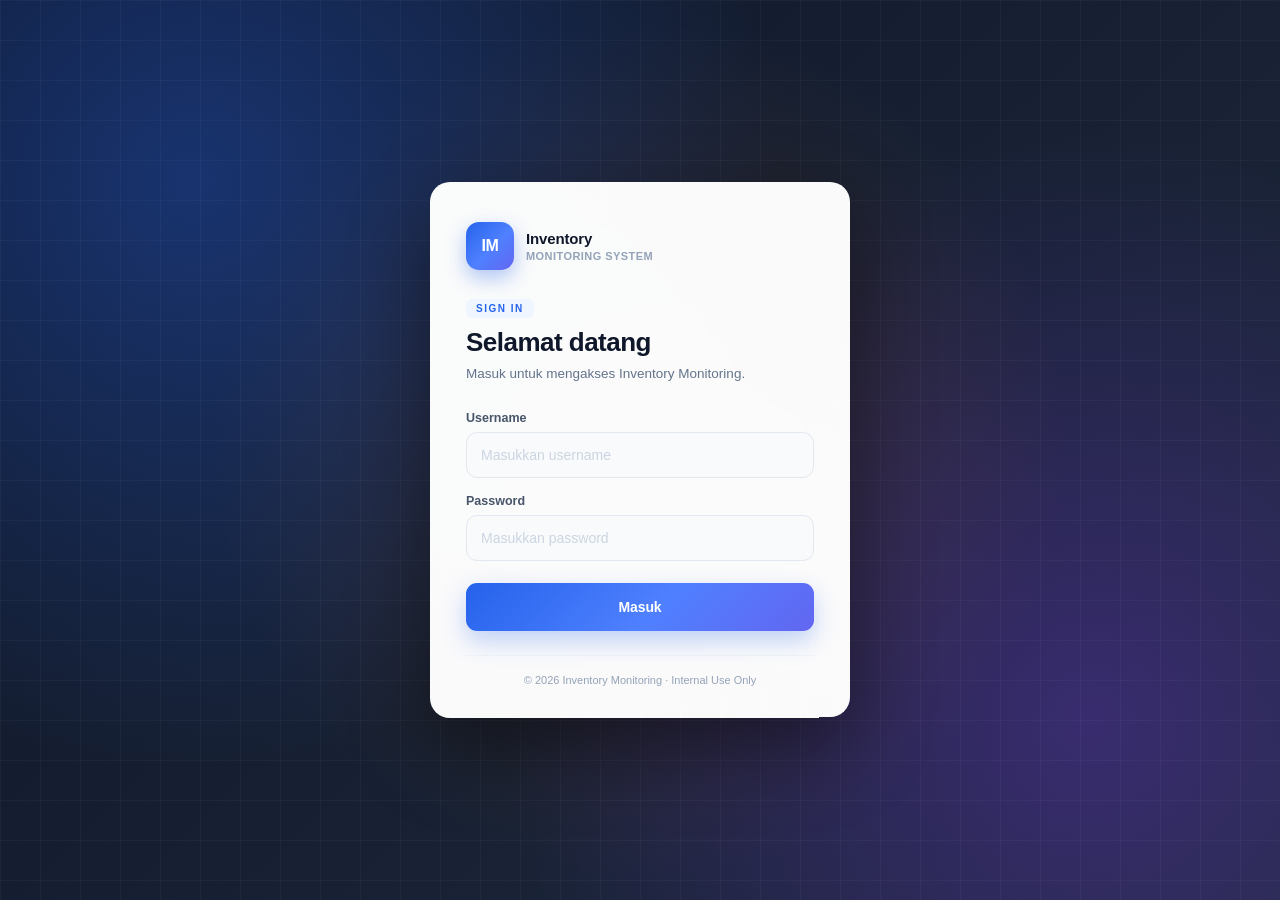
<file: Magang3_Revisi_FOT_FOC_NonSFP_CRUD/login.html>
<!DOCTYPE html>
<html lang="id">
<head>
  <meta charset="UTF-8">
  <meta name="viewport" content="width=device-width, initial-scale=1.0">
  <title>Login — Inventory Monitoring</title>
  <style>
    *, *::before, *::after { box-sizing: border-box; margin: 0; padding: 0; }

    html, body { height: 100%; }

    body {
      font-family: -apple-system, BlinkMacSystemFont, 'Segoe UI', Roboto, 'Helvetica Neue', Arial, sans-serif;
      -webkit-font-smoothing: antialiased;
      background: #0f172a;
      color: #1a1a2e;
      min-height: 100vh;
      display: flex;
      align-items: center;
      justify-content: center;
      padding: 20px;
      position: relative;
      overflow: hidden;
    }

    body::before {
      content: '';
      position: fixed;
      inset: 0;
      background:
        radial-gradient(circle at 15% 20%, rgba(37, 99, 235, 0.35) 0%, transparent 45%),
        radial-gradient(circle at 85% 80%, rgba(124, 58, 237, 0.30) 0%, transparent 45%),
        radial-gradient(circle at 50% 50%, rgba(234, 115, 23, 0.15) 0%, transparent 55%),
        linear-gradient(135deg, #0f172a 0%, #1e293b 100%);
      z-index: -2;
    }

    body::after {
      content: '';
      position: fixed;
      inset: 0;
      background-image:
        linear-gradient(rgba(255,255,255,0.03) 1px, transparent 1px),
        linear-gradient(90deg, rgba(255,255,255,0.03) 1px, transparent 1px);
      background-size: 40px 40px;
      z-index: -1;
    }

    .login-card {
      width: 100%;
      max-width: 420px;
      background: rgba(255, 255, 255, 0.98);
      backdrop-filter: blur(20px);
      border-radius: 20px;
      padding: 40px 36px 32px;
      box-shadow:
        0 30px 80px rgba(0, 0, 0, 0.45),
        0 0 0 1px rgba(255, 255, 255, 0.08) inset;
      position: relative;
      animation: cardIn 0.55s cubic-bezier(0.22, 1, 0.36, 1);
    }

    @keyframes cardIn {
      from { opacity: 0; transform: translateY(20px) scale(0.98); }
      to   { opacity: 1; transform: translateY(0) scale(1); }
    }

    .login-brand {
      display: flex;
      align-items: center;
      gap: 12px;
      margin-bottom: 28px;
    }

    .brand-mark {
      width: 48px;
      height: 48px;
      background: linear-gradient(135deg, #2563eb 0%, #4f80ff 55%, #6366f1 100%);
      color: #fff;
      border-radius: 13px;
      display: flex;
      align-items: center;
      justify-content: center;
      font-weight: 800;
      font-size: 16px;
      letter-spacing: -0.02em;
      box-shadow: 0 8px 20px rgba(37, 99, 235, 0.35);
      flex-shrink: 0;
    }

    .brand-text strong {
      display: block;
      font-size: 15px;
      font-weight: 800;
      color: #0f172a;
      letter-spacing: -0.01em;
      line-height: 1.2;
    }

    .brand-text span {
      display: block;
      font-size: 11px;
      font-weight: 600;
      color: #94a3b8;
      letter-spacing: 0.04em;
      margin-top: 2px;
    }

    .login-title { margin-bottom: 26px; }

    .login-title .eyebrow {
      display: inline-block;
      font-size: 10px;
      font-weight: 800;
      letter-spacing: 0.15em;
      color: #2563eb;
      text-transform: uppercase;
      background: #eff6ff;
      padding: 4px 10px;
      border-radius: 6px;
      margin-bottom: 10px;
    }

    .login-title h1 {
      font-size: 26px;
      font-weight: 800;
      color: #0f172a;
      letter-spacing: -0.02em;
      line-height: 1.15;
      margin-bottom: 6px;
    }

    .login-title p {
      font-size: 13.5px;
      color: #64748b;
      line-height: 1.5;
    }

    form {
      display: flex;
      flex-direction: column;
      gap: 16px;
    }

    label {
      display: block;
      font-size: 12.5px;
      font-weight: 600;
      color: #334155;
    }

    label > span {
      display: block;
      margin-bottom: 7px;
      color: #475569;
    }

    input {
      width: 100%;
      height: 46px;
      padding: 0 14px;
      border: 1.5px solid #e2e8f0;
      border-radius: 11px;
      background: #f8fafc;
      font: inherit;
      font-size: 14px;
      font-weight: 500;
      color: #0f172a;
      outline: none;
      transition: all 0.18s ease;
    }

    input::placeholder { color: #cbd5e1; font-weight: 400; }
    input:hover { border-color: #cbd5e1; background: #fff; }
    input:focus {
      border-color: #2563eb;
      background: #fff;
      box-shadow: 0 0 0 4px rgba(37, 99, 235, 0.12);
    }

    .login-error {
      display: none;
      padding: 11px 14px;
      background: #fef2f2;
      border: 1px solid #fecaca;
      border-radius: 10px;
      color: #dc2626;
      font-size: 12.5px;
      font-weight: 600;
      line-height: 1.4;
      animation: shake 0.35s ease;
    }

    .login-error.show { display: block; }

    @keyframes shake {
      0%, 100% { transform: translateX(0); }
      25% { transform: translateX(-5px); }
      75% { transform: translateX(5px); }
    }

    .primary-btn {
      width: 100%;
      height: 48px;
      margin-top: 6px;
      border: none;
      border-radius: 11px;
      background: linear-gradient(135deg, #2563eb 0%, #4f80ff 55%, #6366f1 100%);
      color: #fff;
      font: inherit;
      font-size: 14px;
      font-weight: 700;
      letter-spacing: -0.01em;
      cursor: pointer;
      transition: all 0.2s ease;
      box-shadow: 0 10px 24px rgba(37, 99, 235, 0.28);
      position: relative;
      overflow: hidden;
    }

    .primary-btn:hover:not(:disabled) {
      transform: translateY(-1px);
      box-shadow: 0 14px 30px rgba(37, 99, 235, 0.38);
    }

    .primary-btn:active:not(:disabled) {
      transform: translateY(0);
      box-shadow: 0 6px 16px rgba(37, 99, 235, 0.3);
    }

    .primary-btn:disabled { opacity: 0.65; cursor: not-allowed; transform: none; }
    .primary-btn.loading { color: transparent; }

    .primary-btn.loading::after {
      content: '';
      position: absolute;
      top: 50%; left: 50%;
      width: 20px; height: 20px;
      margin: -10px 0 0 -10px;
      border: 2.5px solid rgba(255,255,255,0.35);
      border-top-color: #fff;
      border-radius: 50%;
      animation: spin 0.7s linear infinite;
    }

    @keyframes spin { to { transform: rotate(360deg); } }

    .login-footer {
      margin-top: 24px;
      padding-top: 18px;
      border-top: 1px solid #f1f5f9;
      text-align: center;
      font-size: 11px;
      color: #94a3b8;
      font-weight: 500;
    }

    .login-footer strong { color: #475569; font-weight: 700; }

    @media (max-width: 480px) {
      .login-card { padding: 32px 24px 26px; border-radius: 18px; }
      .login-title h1 { font-size: 22px; }
      .brand-mark { width: 44px; height: 44px; font-size: 15px; }
    }
  </style>
</head>
<body>
  <div class="login-card">
    <div class="login-brand">
      <div class="brand-mark">IM</div>
      <div class="brand-text">
        <strong>Inventory</strong>
        <span>MONITORING SYSTEM</span>
      </div>
    </div>

    <div class="login-title">
      <span class="eyebrow">Sign In</span>
      <h1>Selamat datang</h1>
      <p>Masuk untuk mengakses Inventory Monitoring.</p>
    </div>

    <form id="loginForm" autocomplete="on">
      <label>
        <span>Username</span>
        <input id="username" type="text" autocomplete="username" placeholder="Masukkan username" required>
      </label>
      <label>
        <span>Password</span>
        <input id="password" type="password" autocomplete="current-password" placeholder="Masukkan password" required>
      </label>
      <p id="loginError" class="login-error"></p>
      <button type="submit" class="primary-btn" id="loginBtn">Masuk</button>
    </form>

    <div class="login-footer">
      &copy; <span id="year"></span> Inventory Monitoring &middot; Internal Use Only
    </div>
  </div>

  <script>
    /* ============================================================
       KONFIGURASI
       ============================================================ */
    const INTERNAL_API_URL = "https://script.google.com/macros/s/AKfycbwtyMixbr4h1RSFmihFQACX_eRcL_eLpC1iOUnP8EZBAcjl3Kw3THPkbR3avTh5_KSsjQ/exec";

    document.getElementById('year').textContent = new Date().getFullYear();

    const form = document.getElementById('loginForm');
    const errorEl = document.getElementById('loginError');
    const btn = document.getElementById('loginBtn');

    /* ============================================================
       CEK SESSION — Kalau sudah login, langsung redirect ke index.html
       ============================================================ */
    if (localStorage.getItem('inventory_logged_in') === 'true') {
      window.location.href = 'index.html';
    }

    function showError(msg) {
      errorEl.textContent = msg;
      errorEl.classList.add('show');
      errorEl.style.animation = 'none';
      void errorEl.offsetWidth;
      errorEl.style.animation = '';
    }

    function hideError() {
      errorEl.classList.remove('show');
      errorEl.textContent = '';
    }

    /* ============================================================
       DETEKSI ROLE
       Prioritas:
       1. Dari API (kalau ada field `role` di response)
       2. Fallback: dari username (kalau mengandung "admin" → admin, else → user)
       ============================================================ */
    function detectRole(apiRes, username) {
      // 1. Cek dari response API
      if (apiRes && apiRes.role) {
        const r = String(apiRes.role).toLowerCase().trim();
        if (r === 'admin' || r === 'user') return r;
      }

      // 2. Fallback dari username
      const u = String(username || '').toLowerCase();
      if (u.includes('admin')) return 'admin';
      return 'user';
    }

    /* ============================================================
       SUBMIT LOGIN
       ============================================================ */
    form.addEventListener('submit', async function (ev) {
      ev.preventDefault();
      hideError();
      btn.disabled = true;
      btn.classList.add('loading');

      const username = document.getElementById('username').value.trim();
      const password = document.getElementById('password').value;

      try {
        const res = await loginViaApi(username, password);

        if (res && res.success) {
          const role = detectRole(res, username);

          /* ---- SIMPAN SESSION (sessionStorage untuk app.js) ---- */
          sessionStorage.setItem('magang3_admin_logged_in', 'true');
          sessionStorage.setItem('magang3_admin_token', res.token || '');
          sessionStorage.setItem('magang3_admin_username', res.username || username);
          sessionStorage.setItem('magang3_admin_role', role);

          /* ---- SIMPAN SESSION (localStorage untuk index.html baru) ---- */
          localStorage.setItem('inventory_logged_in', 'true');
          localStorage.setItem('inventory_role', role);
          localStorage.setItem('inventory_username', res.username || username);
          localStorage.setItem('inventory_name', res.name || (role === 'admin' ? 'Admin' : 'User'));
          localStorage.setItem('inventory_token', res.token || '');

          /* ---- REDIRECT ke dashboard ---- */
          window.location.href = 'index.html';
          return;
        } else {
          showError((res && res.error) || 'Username atau password salah.');
        }
      } catch (err) {
        showError('Server tidak dapat dihubungi. Coba lagi.');
        console.error(err);
      } finally {
        btn.disabled = false;
        btn.classList.remove('loading');
      }
    });

    /* ============================================================
       LOGIN VIA API (JSONP — Google Apps Script)
       ============================================================ */
    function loginViaApi(username, password) {
      return new Promise(function (resolve, reject) {
        const cb = 'loginCb_' + Date.now() + '_' + Math.floor(Math.random() * 9999);
        const sid = 'loginScript_' + Date.now();
        let done = false;

        const cleanup = function () {
          try { delete window[cb]; } catch (e) {}
          const s = document.getElementById(sid); if (s) s.remove();
        };

        const timer = setTimeout(function () {
          if (done) return;
          done = true;
          cleanup();
          reject(new Error('Timeout'));
        }, 15000);

        window[cb] = function (data) {
          if (done) return;
          done = true;
          clearTimeout(timer);
          cleanup();
          resolve(data);
        };

        const url = INTERNAL_API_URL +
          (INTERNAL_API_URL.includes('?') ? '&' : '?') +
          'action=login' +
          '&username=' + encodeURIComponent(username) +
          '&password=' + encodeURIComponent(password) +
          '&callback=' + encodeURIComponent(cb) +
          '&t=' + Date.now();

        const script = document.createElement('script');
        script.id = sid;
        script.async = true;
        script.src = url;
        script.onerror = function () {
          if (done) return;
          done = true;
          clearTimeout(timer);
          cleanup();
          reject(new Error('Network error'));
        };
        document.body.appendChild(script);
      });
    }
  </script>
</body>
</html>
</file>
